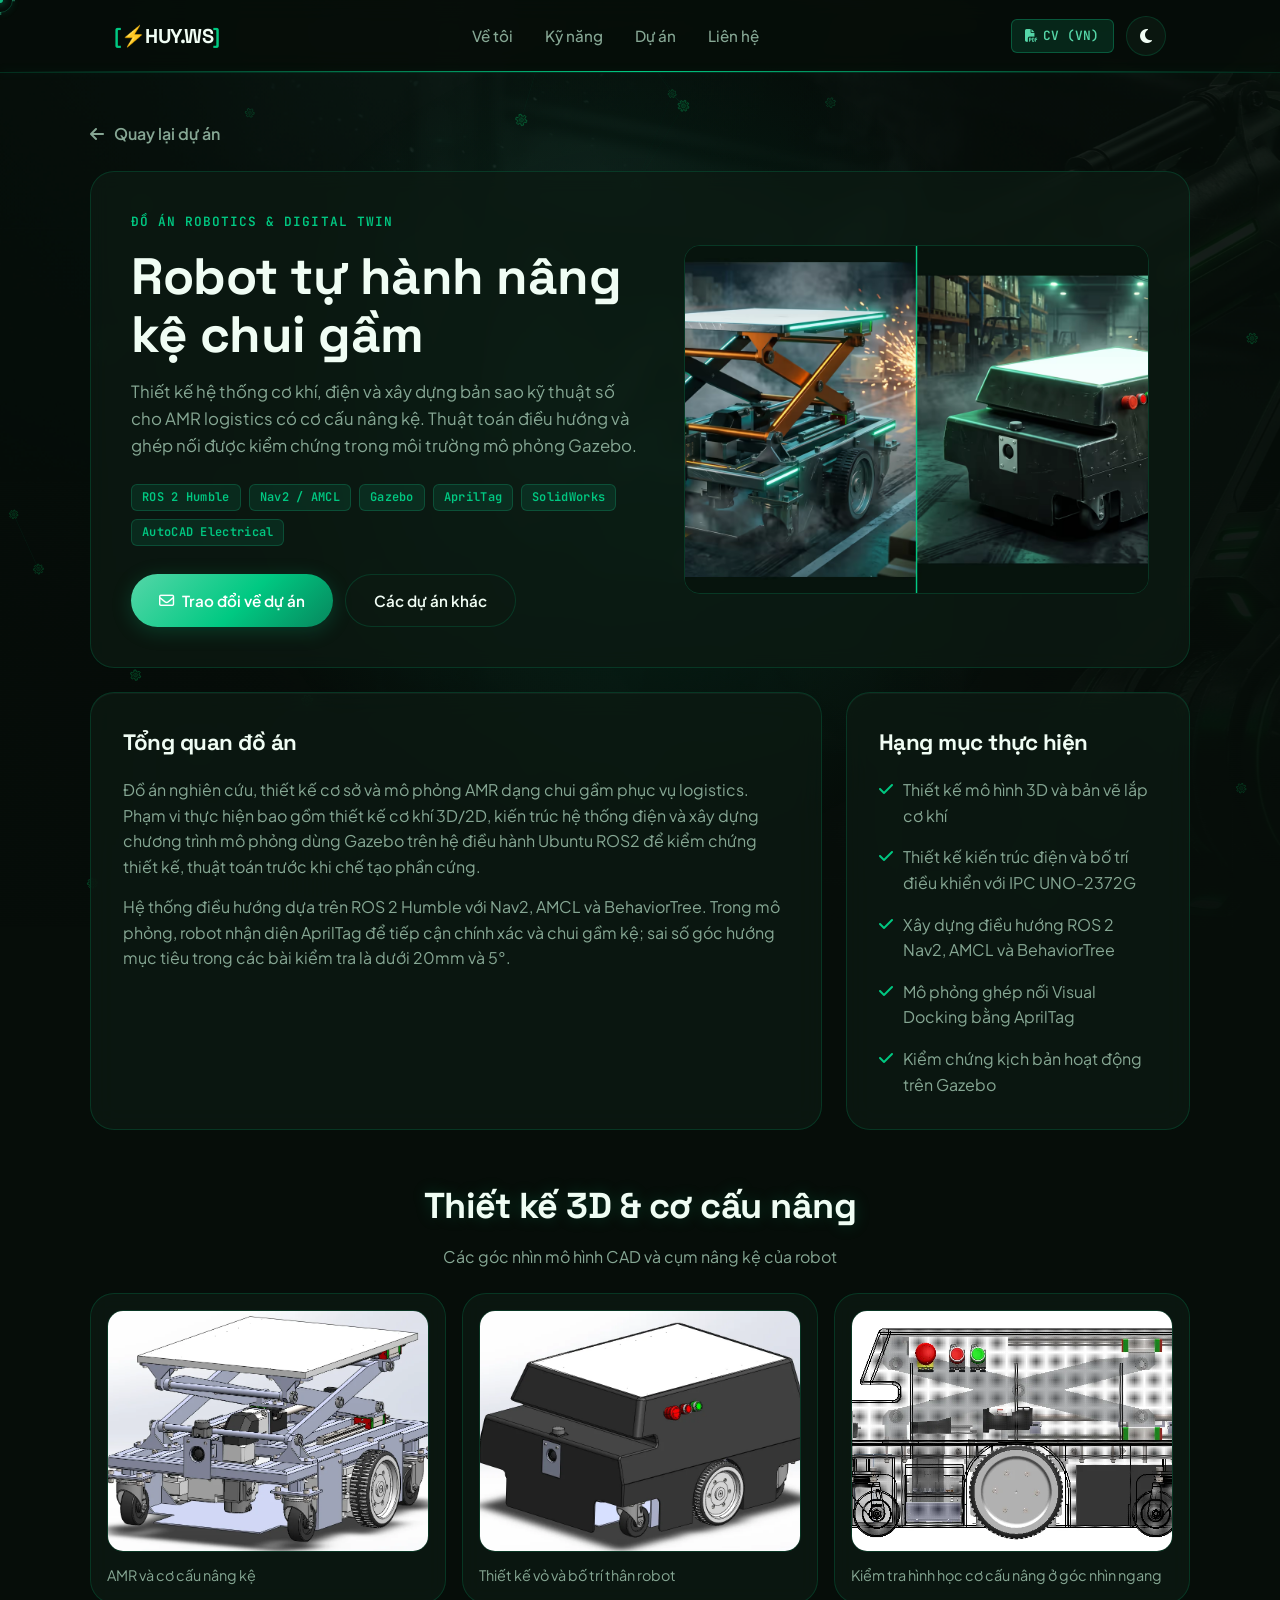
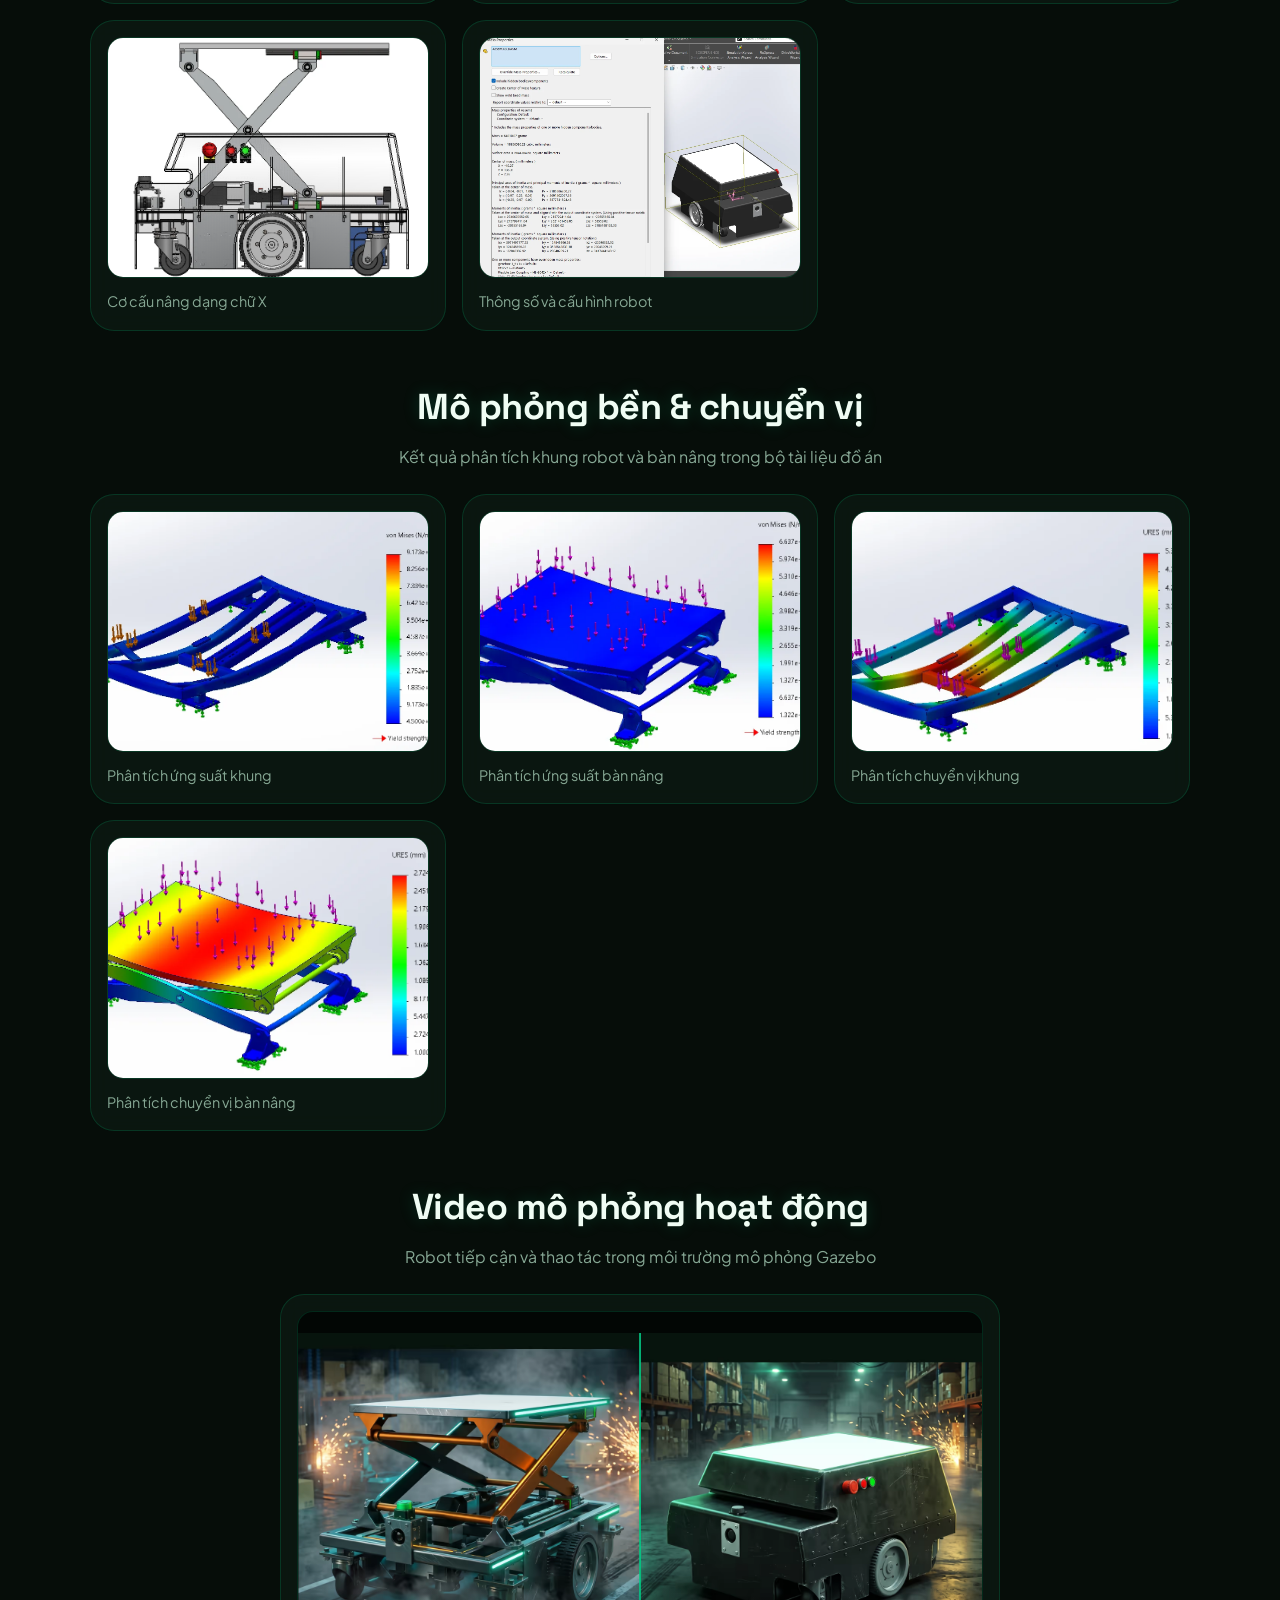
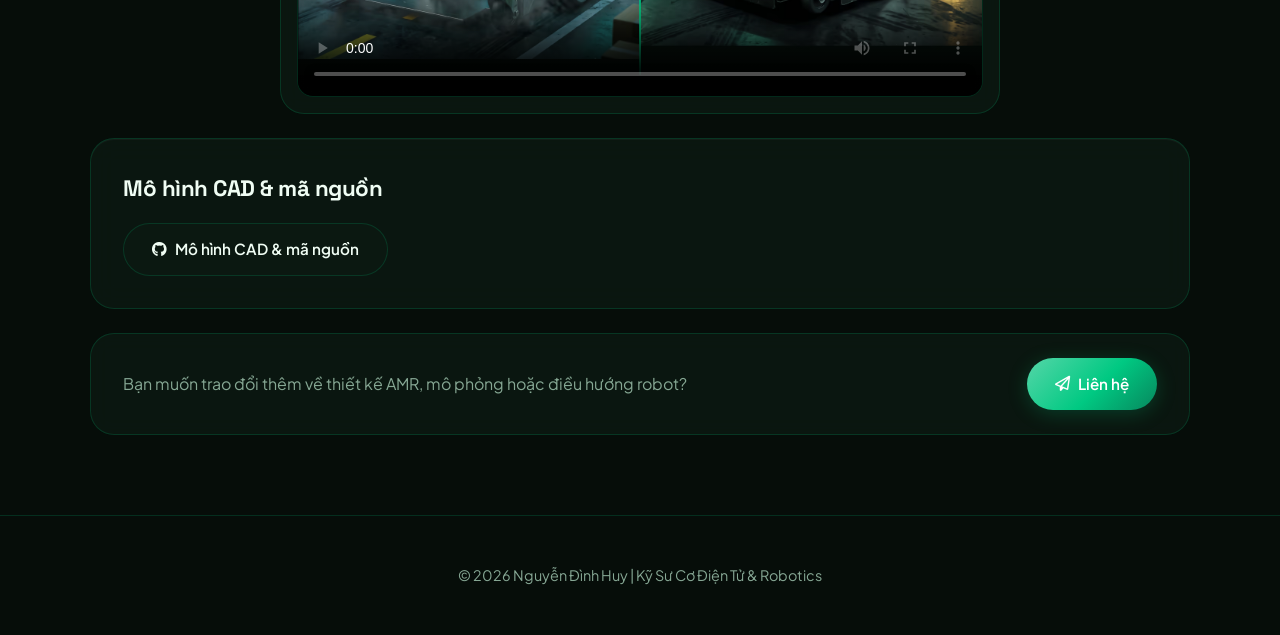
<file: project-amr.html>
<!DOCTYPE html>
<html lang="vi">

<head>
    <meta charset="UTF-8">
    <meta name="viewport" content="width=device-width, initial-scale=1.0">
    <meta name="description"
        content="Đồ án thiết kế và mô phỏng robot tự hành nâng kệ chui gầm với ROS 2 Nav2, Gazebo, AprilTag, SolidWorks và các bản vẽ cơ khí, điện.">
    <title>Robot tự hành nâng kệ chui gầm | Nguyễn Đình Huy</title>
    <link rel="preconnect" href="https://fonts.googleapis.com">
    <link rel="preconnect" href="https://fonts.gstatic.com" crossorigin>
    <link
        href="https://fonts.googleapis.com/css2?family=JetBrains+Mono:wght@400;500;600;700&family=Plus+Jakarta+Sans:wght@300;400;500;600;700&family=Space+Grotesk:wght@400;500;600;700&display=swap"
        rel="stylesheet">
    <link rel="stylesheet" href="https://cdnjs.cloudflare.com/ajax/libs/font-awesome/6.4.0/css/all.min.css">
    <link rel="stylesheet" href="style.css">
</head>

<body>
    <div class="cyber-cursor-dot" id="cursorDot"></div>
    <div class="cyber-cursor-ring" id="cursorRing">
        <span class="notch notch-t"></span>
        <span class="notch notch-b"></span>
        <span class="notch notch-l"></span>
        <span class="notch notch-r"></span>
    </div>
    <div class="site-bg" id="siteBg"></div>
    <div class="bg-spotlight" id="bgSpotlight"></div>
    <canvas id="techCanvas" class="tech-canvas"></canvas>

    <header class="navbar">
        <div class="nav-container">
            <a href="index.html" class="logo"><span class="logo-accent">[⚡</span>HUY.WS<span
                    class="logo-accent">]</span></a>
            <nav class="nav-links" id="navLinks">
                <a href="index.html#about" class="nav-item">Về tôi</a>
                <a href="index.html#skills" class="nav-item">Kỹ năng</a>
                <a href="index.html#projects" class="nav-item">Dự án</a>
                <a href="index.html#contact" class="nav-item">Liên hệ</a>
            </nav>
            <div class="nav-actions">
                <div class="cv-nav-links">
                    <a href="Personal%20Information/CV_Vietnamese_version.pdf" target="_blank" rel="noopener"
                        class="nav-cv-btn"><i class="fa-solid fa-file-pdf"></i> CV (VN)</a>
                </div>
                <button id="themeToggle" class="icon-btn" type="button" title="Chuyển chế độ sáng/tối"
                    aria-label="Chuyển chế độ sáng/tối"><i class="fa-solid fa-moon"></i></button>
                <button id="mobileMenuBtn" class="mobile-toggle icon-btn" type="button" aria-label="Menu">
                    <i class="fa-solid fa-bars"></i>
                </button>
            </div>
        </div>
    </header>

    <main class="project-detail-section">
        <div class="project-detail-container">
            <div class="project-breadcrumb">
                <a class="project-back-link" href="index.html#projects">
                    <i class="fa-solid fa-arrow-left"></i> Quay lại dự án
                </a>
            </div>

            <section class="project-detail-hero" aria-labelledby="projectTitle">
                <div class="project-detail-copy">
                    <p class="project-detail-eyebrow">Đồ án Robotics &amp; Digital Twin</p>
                    <h1 class="project-detail-title" id="projectTitle">Robot tự hành nâng kệ chui gầm</h1>
                    <p class="project-detail-summary">
                        Thiết kế hệ thống cơ khí, điện và xây dựng bản sao kỹ thuật số cho AMR logistics có cơ cấu
                        nâng kệ. Thuật toán điều hướng và ghép nối được kiểm chứng trong môi trường mô phỏng Gazebo.
                    </p>
                    <div class="project-detail-tags" aria-label="Công nghệ sử dụng">
                        <span class="tag">ROS 2 Humble</span>
                        <span class="tag">Nav2 / AMCL</span>
                        <span class="tag">Gazebo</span>
                        <span class="tag">AprilTag</span>
                        <span class="tag">SolidWorks</span>
                        <span class="tag">AutoCAD Electrical</span>
                    </div>
                    <div class="project-detail-actions">
                        <a class="btn btn-primary"
                            href="mailto:dinhhuy76.mechatronics@gmail.com?subject=Trao%20%C4%91%E1%BB%95i%20v%E1%BB%81%20Robot%20t%E1%BB%B1%20h%C3%A0nh%20n%C3%A2ng%20k%E1%BB%87%20chui%20g%E1%BA%A7m">
                            <i class="fa-regular fa-envelope"></i> Trao đổi về dự án
                        </a>
                        <a class="btn btn-secondary" href="index.html#projects">Các dự án khác</a>
                    </div>
                </div>
                <img class="project-detail-image" src="project-assets/amr/amr-composite-poster.avif"
                    alt="Hai phương án poster robot tự hành nâng kệ chui gầm, ghép cạnh nhau">
            </section>

            <div class="project-detail-content">
                <section class="project-detail-card">
                    <h2>Tổng quan đồ án</h2>
                    <p>
                        Đồ án nghiên cứu, thiết kế cơ sở và mô phỏng AMR dạng chui gầm phục vụ logistics. Phạm vi
                        thực hiện bao gồm thiết kế cơ khí 3D/2D, kiến trúc hệ thống điện và xây dựng chương trình mô
                        phỏng dùng Gazebo trên hệ điều hành Ubuntu ROS2
                        để kiểm chứng thiết kế, thuật toán trước khi chế tạo phần cứng.
                    </p>
                    <p>
                        Hệ thống điều hướng dựa trên ROS 2 Humble với Nav2, AMCL và BehaviorTree. Trong mô phỏng,
                        robot nhận diện AprilTag để tiếp cận chính xác và chui gầm kệ; sai số góc hướng mục tiêu
                        trong các bài kiểm tra là dưới 20mm và 5°.
                    </p>
                </section>
                <aside class="project-detail-card">
                    <h2>Hạng mục thực hiện</h2>
                    <ul class="project-detail-list">
                        <li><i class="fa-solid fa-check"></i><span>Thiết kế mô hình 3D và bản vẽ lắp cơ khí</span></li>
                        <li><i class="fa-solid fa-check"></i><span>Thiết kế kiến trúc điện và bố trí điều khiển với IPC
                                UNO-2372G</span></li>
                        <li><i class="fa-solid fa-check"></i><span>Xây dựng điều hướng ROS 2 Nav2, AMCL và
                                BehaviorTree</span></li>
                        <li><i class="fa-solid fa-check"></i><span>Mô phỏng ghép nối Visual Docking bằng AprilTag</span>
                        </li>
                        <li><i class="fa-solid fa-check"></i><span>Kiểm chứng kịch bản hoạt động trên Gazebo</span></li>
                    </ul>
                </aside>
            </div>

            <section class="project-media-section" aria-labelledby="amrModelTitle">
                <div class="section-header">
                    <h2 class="section-title neon-text" id="amrModelTitle">Thiết kế 3D &amp; cơ cấu nâng</h2>
                    <p class="section-desc">Các góc nhìn mô hình CAD và cụm nâng kệ của robot</p>
                </div>
                <div class="project-media-grid">
                    <figure class="project-media-card cyber-glass">
                        <img src="project-assets/amr/amr-3d-raised-platform.webp"
                            alt="Mô hình 3D AMR với cơ cấu nâng kệ ở trạng thái nâng">
                        <figcaption>AMR và cơ cấu nâng kệ</figcaption>
                    </figure>
                    <figure class="project-media-card cyber-glass">
                        <img src="project-assets/amr/amr-3d-enclosed-body.webp"
                            alt="Mô hình 3D thiết kế vỏ robot tự hành chui gầm">
                        <figcaption>Thiết kế vỏ và bố trí thân robot</figcaption>
                    </figure>
                    <figure class="project-media-card cyber-glass">
                        <img src="project-assets/amr/amr-side-view.webp"
                            alt="Bản vẽ mô hình 3D robot nhìn ngang với cơ cấu nâng">
                        <figcaption>Kiểm tra hình học cơ cấu nâng ở góc nhìn ngang</figcaption>
                    </figure>
                    <figure class="project-media-card cyber-glass">
                        <img src="project-assets/amr/amr-lift-mechanism.webp"
                            alt="Mô hình chi tiết cơ cấu nâng dạng chữ X dưới mặt bàn">
                        <figcaption>Cơ cấu nâng dạng chữ X</figcaption>
                    </figure>
                    <figure class="project-media-card cyber-glass">
                        <img src="project-assets/amr/amr-robot-specifications.webp"
                            alt="Hình thông số và cấu hình robot tự hành">
                        <figcaption>Thông số và cấu hình robot</figcaption>
                    </figure>
                </div>
            </section>

            <section class="project-media-section" aria-labelledby="amrAnalysisTitle">
                <div class="section-header">
                    <h2 class="section-title neon-text" id="amrAnalysisTitle">Mô phỏng bền &amp; chuyển vị</h2>
                    <p class="section-desc">Kết quả phân tích khung robot và bàn nâng trong bộ tài liệu đồ án</p>
                </div>
                <div class="project-media-grid">
                    <figure class="project-media-card cyber-glass">
                        <img src="project-assets/amr/amr-frame-stress.webp"
                            alt="Kết quả mô phỏng ứng suất von Mises của khung robot">
                        <figcaption>Phân tích ứng suất khung</figcaption>
                    </figure>
                    <figure class="project-media-card cyber-glass">
                        <img src="project-assets/amr/amr-lift-stress.webp"
                            alt="Kết quả mô phỏng ứng suất von Mises trên bàn nâng">
                        <figcaption>Phân tích ứng suất bàn nâng</figcaption>
                    </figure>
                    <figure class="project-media-card cyber-glass">
                        <img src="project-assets/amr/amr-frame-displacement.webp"
                            alt="Kết quả mô phỏng chuyển vị trên khung robot">
                        <figcaption>Phân tích chuyển vị khung</figcaption>
                    </figure>
                    <figure class="project-media-card cyber-glass">
                        <img src="project-assets/amr/amr-lift-displacement.webp"
                            alt="Kết quả mô phỏng chuyển vị trên cơ cấu nâng">
                        <figcaption>Phân tích chuyển vị bàn nâng</figcaption>
                    </figure>
                </div>
            </section>

            <section class="project-media-section" aria-labelledby="amrSimulationTitle">
                <div class="section-header">
                    <h2 class="section-title neon-text" id="amrSimulationTitle">Video mô phỏng hoạt động</h2>
                    <p class="section-desc">Robot tiếp cận và thao tác trong môi trường mô phỏng Gazebo</p>
                </div>
                <div class="project-media-card cyber-glass project-video-card">
                    <video controls preload="metadata" playsinline poster="project-assets/amr/amr-composite-poster.avif"
                        aria-label="Video mô phỏng robot tự hành nâng kệ chui gầm">
                        <source src="project-assets/amr/amr-under-rack-simulation.mp4" type="video/mp4">
                        Trình duyệt của bạn không hỗ trợ phát video.
                    </video>
                </div>
            </section>

            <section class="project-detail-card project-files-section">
                <h2>Mô hình CAD &amp; mã nguồn</h2>
                <a class="btn btn-secondary" href="https://github.com/" target="_blank" rel="noopener noreferrer">
                    <i class="fa-brands fa-github"></i> Mô hình CAD &amp; mã nguồn
                </a>
            </section>

            <section class="project-detail-footer">
                <p>Bạn muốn trao đổi thêm về thiết kế AMR, mô phỏng hoặc điều hướng robot?</p>
                <a class="btn btn-primary" href="mailto:dinhhuy76.mechatronics@gmail.com">
                    <i class="fa-regular fa-paper-plane"></i> Liên hệ
                </a>
            </section>
        </div>
    </main>

    <footer class="footer">
        <p>© <span id="year"></span> Nguyễn Đình Huy | Kỹ Sư Cơ Điện Tử & Robotics</p>
    </footer>
    <div id="toast" class="toast"></div>
    <script src="script.js"></script>
</body>

</html>
</file>
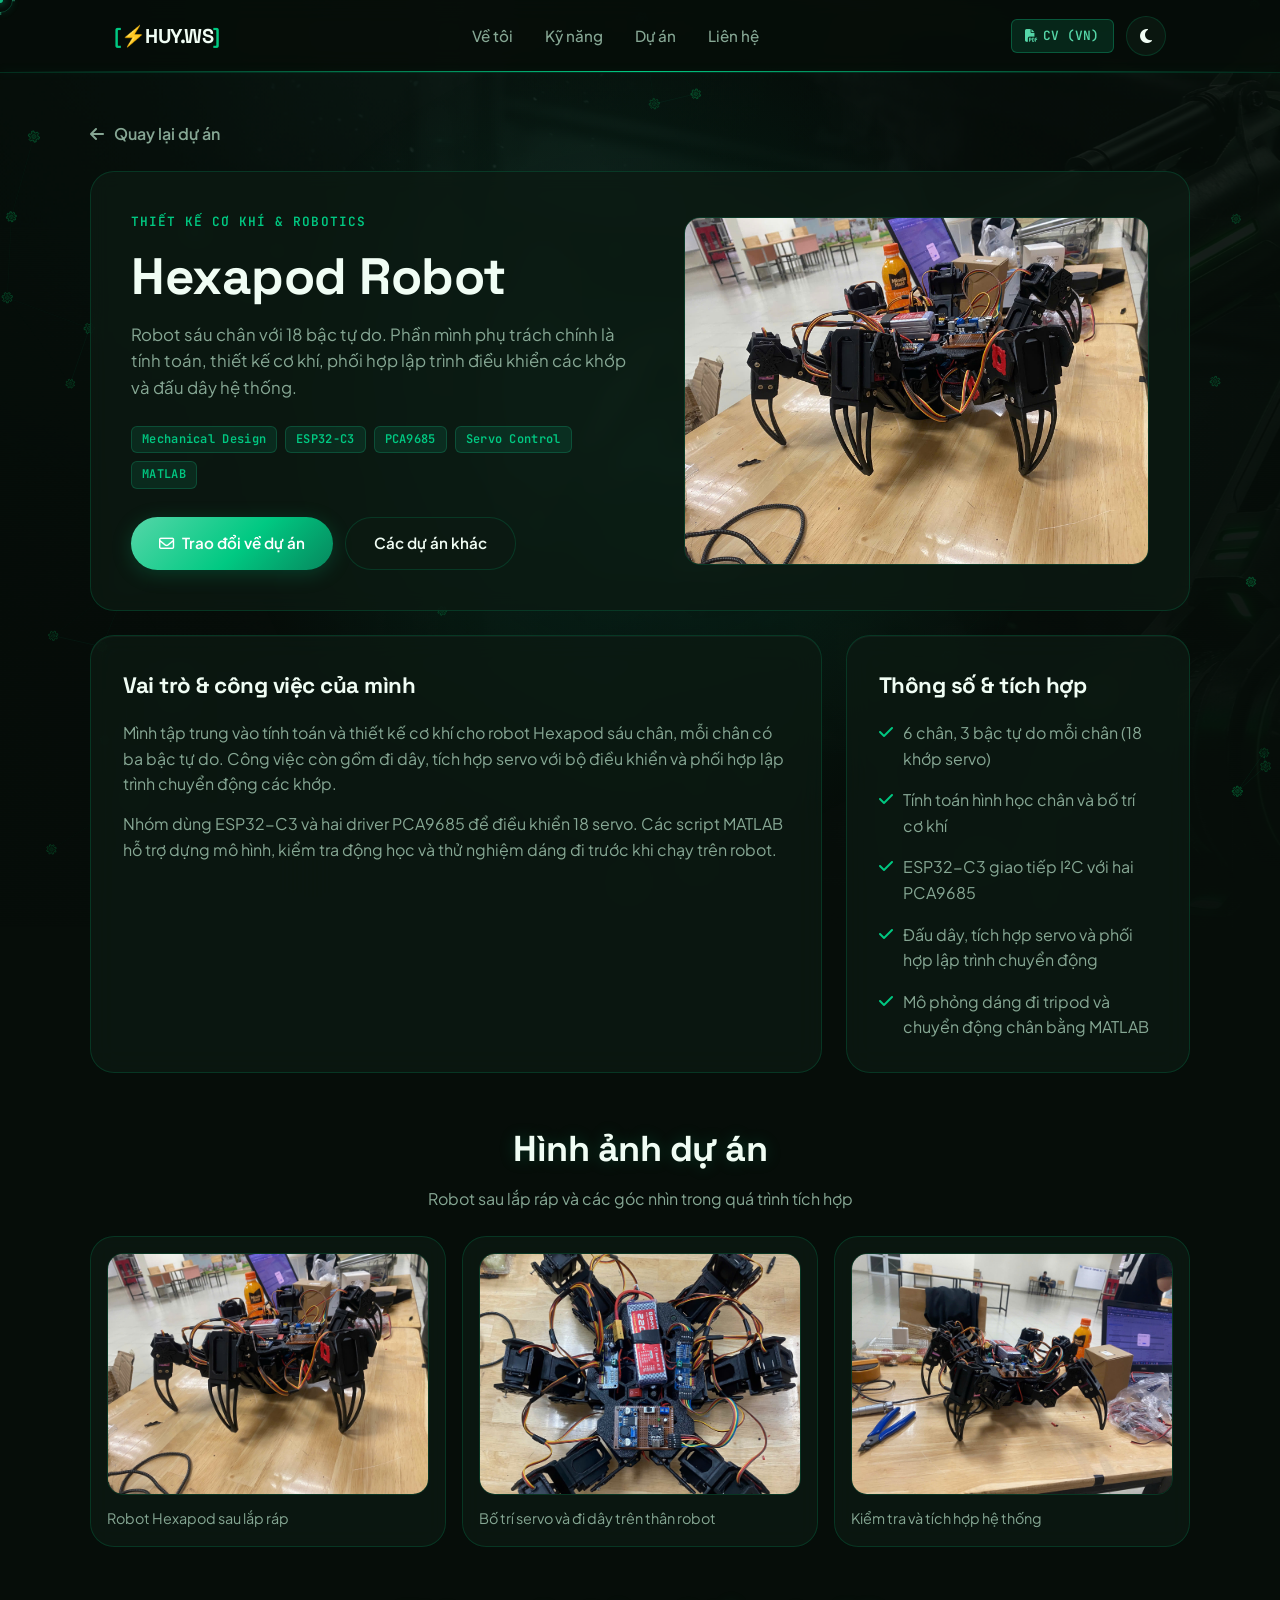
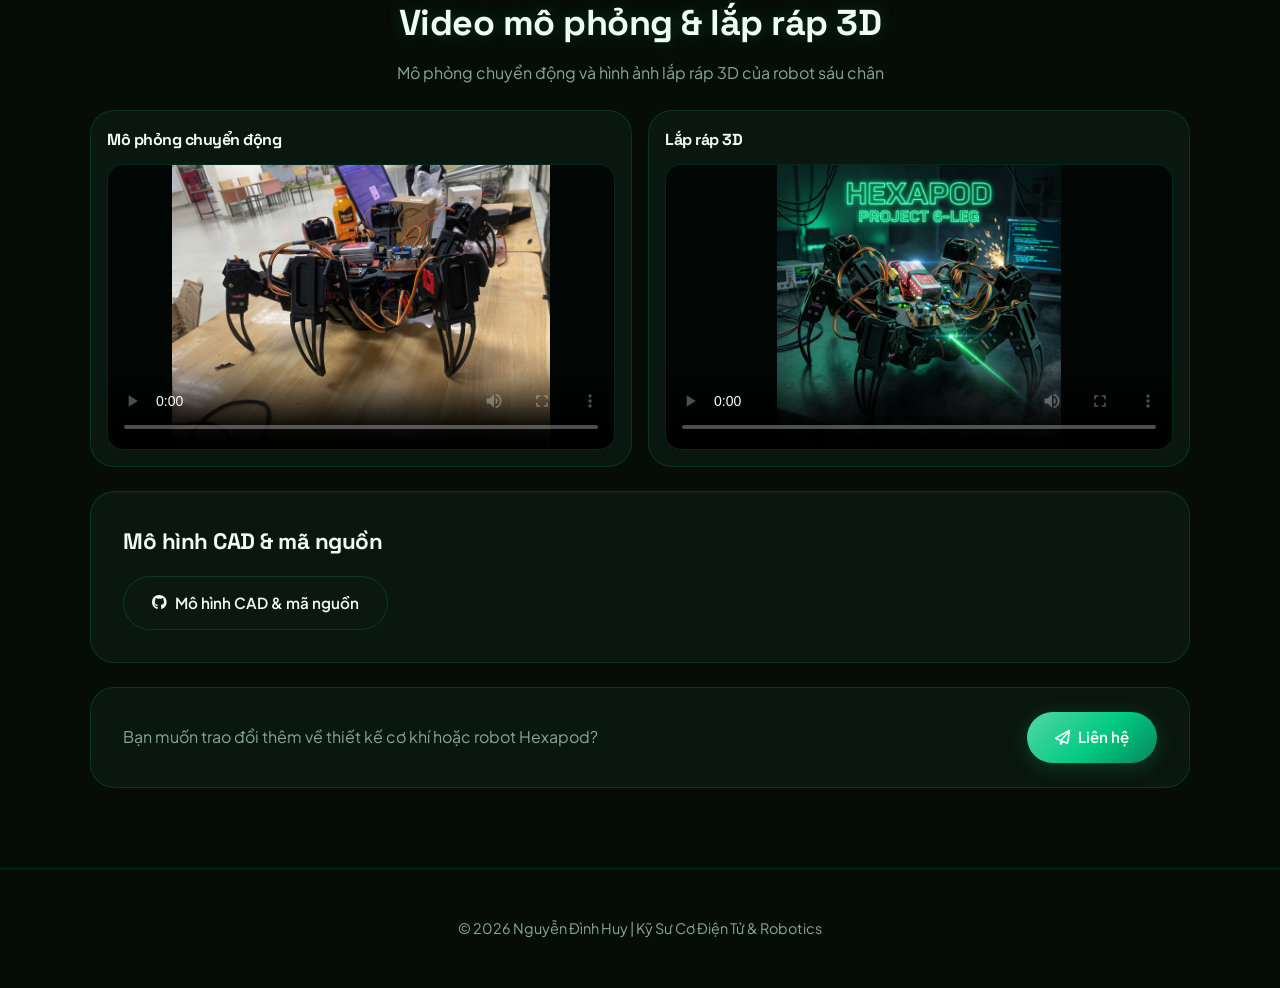
<file: project-hexapod.html>
<!DOCTYPE html>
<html lang="vi">

<head>
    <meta charset="UTF-8">
    <meta name="viewport" content="width=device-width, initial-scale=1.0">
    <meta name="description"
        content="Hexapod Robot sáu chân: tính toán, thiết kế cơ khí, đấu dây và phối hợp lập trình điều khiển khớp.">
    <title>Hexapod Robot | Nguyễn Đình Huy</title>
    <link rel="preconnect" href="https://fonts.googleapis.com">
    <link rel="preconnect" href="https://fonts.gstatic.com" crossorigin>
    <link
        href="https://fonts.googleapis.com/css2?family=JetBrains+Mono:wght@400;500;600;700&family=Plus+Jakarta+Sans:wght@300;400;500;600;700&family=Space+Grotesk:wght@400;500;600;700&display=swap"
        rel="stylesheet">
    <link rel="stylesheet" href="https://cdnjs.cloudflare.com/ajax/libs/font-awesome/6.4.0/css/all.min.css">
    <link rel="stylesheet" href="style.css">
</head>

<body>
    <div class="cyber-cursor-dot" id="cursorDot"></div>
    <div class="cyber-cursor-ring" id="cursorRing">
        <span class="notch notch-t"></span>
        <span class="notch notch-b"></span>
        <span class="notch notch-l"></span>
        <span class="notch notch-r"></span>
    </div>
    <div class="site-bg" id="siteBg"></div>
    <div class="bg-spotlight" id="bgSpotlight"></div>
    <canvas id="techCanvas" class="tech-canvas"></canvas>

    <header class="navbar">
        <div class="nav-container">
            <a href="index.html" class="logo"><span class="logo-accent">[⚡</span>HUY.WS<span
                    class="logo-accent">]</span></a>
            <nav class="nav-links" id="navLinks">
                <a href="index.html#about" class="nav-item">Về tôi</a>
                <a href="index.html#skills" class="nav-item">Kỹ năng</a>
                <a href="index.html#projects" class="nav-item">Dự án</a>
                <a href="index.html#contact" class="nav-item">Liên hệ</a>
            </nav>
            <div class="nav-actions">
                <div class="cv-nav-links">
                    <a href="Personal%20Information/CV_Vietnamese_version.pdf" target="_blank" rel="noopener"
                        class="nav-cv-btn"><i class="fa-solid fa-file-pdf"></i> CV (VN)</a>
                </div>
                <button id="themeToggle" class="icon-btn" type="button" title="Chuyển chế độ sáng/tối"
                    aria-label="Chuyển chế độ sáng/tối"><i class="fa-solid fa-moon"></i></button>
                <button id="mobileMenuBtn" class="mobile-toggle icon-btn" type="button" aria-label="Menu">
                    <i class="fa-solid fa-bars"></i>
                </button>
            </div>
        </div>
    </header>

    <main class="project-detail-section">
        <div class="project-detail-container">
            <div class="project-breadcrumb">
                <a class="project-back-link" href="index.html#projects">
                    <i class="fa-solid fa-arrow-left"></i> Quay lại dự án
                </a>
            </div>

            <section class="project-detail-hero" aria-labelledby="projectTitle">
                <div class="project-detail-copy">
                    <p class="project-detail-eyebrow">Thiết kế cơ khí &amp; Robotics</p>
                    <h1 class="project-detail-title" id="projectTitle">Hexapod Robot</h1>
                    <p class="project-detail-summary">
                        Robot sáu chân với 18 bậc tự do. Phần mình phụ trách chính là tính toán, thiết kế cơ khí,
                        phối hợp lập trình điều khiển các khớp và đấu dây hệ thống.
                    </p>
                    <div class="project-detail-tags" aria-label="Công nghệ sử dụng">
                        <span class="tag">Mechanical Design</span>
                        <span class="tag">ESP32-C3</span>
                        <span class="tag">PCA9685</span>
                        <span class="tag">Servo Control</span>
                        <span class="tag">MATLAB</span>
                    </div>
                    <div class="project-detail-actions">
                        <a class="btn btn-primary"
                            href="mailto:dinhhuy76.mechatronics@gmail.com?subject=Trao%20%C4%91%E1%BB%95i%20v%E1%BB%81%20d%E1%BB%B1%20%C3%A1n%20Hexapod">
                            <i class="fa-regular fa-envelope"></i> Trao đổi về dự án
                        </a>
                        <a class="btn btn-secondary" href="index.html#projects">Các dự án khác</a>
                    </div>
                </div>
                <img class="project-detail-image"
                    src="project-assets/hexapod/hexapod-assembly.jpg"
                    alt="Robot Hexapod sáu chân sau khi lắp ráp">
            </section>

            <div class="project-detail-content">
                <section class="project-detail-card">
                    <h2>Vai trò &amp; công việc của mình</h2>
                    <p>
                        Mình tập trung vào tính toán và thiết kế cơ khí cho robot Hexapod sáu chân, mỗi chân có ba
                        bậc tự do. Công việc còn gồm đi dây, tích hợp servo với bộ điều khiển và phối hợp lập trình
                        chuyển động các khớp.
                    </p>
                    <p>
                        Nhóm dùng ESP32-C3 và hai driver PCA9685 để điều khiển 18 servo. Các script MATLAB hỗ trợ
                        dựng mô hình, kiểm tra động học và thử nghiệm dáng đi trước khi chạy trên robot.
                    </p>
                </section>
                <aside class="project-detail-card">
                    <h2>Thông số &amp; tích hợp</h2>
                    <ul class="project-detail-list">
                        <li><i class="fa-solid fa-check"></i><span>6 chân, 3 bậc tự do mỗi chân (18 khớp servo)</span></li>
                        <li><i class="fa-solid fa-check"></i><span>Tính toán hình học chân và bố trí cơ khí</span></li>
                        <li><i class="fa-solid fa-check"></i><span>ESP32-C3 giao tiếp I²C với hai PCA9685</span></li>
                        <li><i class="fa-solid fa-check"></i><span>Đấu dây, tích hợp servo và phối hợp lập trình chuyển động</span></li>
                        <li><i class="fa-solid fa-check"></i><span>Mô phỏng dáng đi tripod và chuyển động chân bằng MATLAB</span></li>
                    </ul>
                </aside>
            </div>

            <section class="project-media-section" aria-labelledby="hexapodGalleryTitle">
                <div class="section-header">
                    <h2 class="section-title neon-text" id="hexapodGalleryTitle">Hình ảnh dự án</h2>
                    <p class="section-desc">Robot sau lắp ráp và các góc nhìn trong quá trình tích hợp</p>
                </div>
                <div class="project-media-grid">
                    <figure class="project-media-card cyber-glass">
                        <img src="project-assets/hexapod/hexapod-assembly.jpg"
                            alt="Hexapod đã lắp ráp, góc nhìn phía trước" loading="lazy">
                        <figcaption>Robot Hexapod sau lắp ráp</figcaption>
                    </figure>
                    <figure class="project-media-card cyber-glass">
                        <img src="project-assets/hexapod/hexapod-wiring.jpg"
                            alt="Góc nhìn từ trên xuống các servo và dây nối trên Hexapod" loading="lazy">
                        <figcaption>Bố trí servo và đi dây trên thân robot</figcaption>
                    </figure>
                    <figure class="project-media-card cyber-glass">
                        <img src="project-assets/hexapod/hexapod-test.jpg"
                            alt="Hexapod trong quá trình kiểm tra và tích hợp" loading="lazy">
                        <figcaption>Kiểm tra và tích hợp hệ thống</figcaption>
                    </figure>
                </div>
            </section>

            <section class="project-media-section" aria-labelledby="hexapodVideoTitle">
                <div class="section-header">
                    <h2 class="section-title neon-text" id="hexapodVideoTitle">Video mô phỏng &amp; lắp ráp 3D</h2>
                    <p class="section-desc">Mô phỏng chuyển động và hình ảnh lắp ráp 3D của robot sáu chân</p>
                </div>
                <div class="project-media-grid">
                    <article class="project-media-card cyber-glass">
                        <h3>Mô phỏng chuyển động</h3>
                        <video controls preload="metadata" playsinline
                            poster="project-assets/hexapod/hexapod-assembly.jpg"
                            aria-label="Video mô phỏng chuyển động robot Hexapod sáu chân">
                            <source src="project-assets/hexapod/hexapod-simulation.mp4" type="video/mp4">
                            Trình duyệt của bạn không hỗ trợ phát video.
                        </video>
                    </article>
                    <article class="project-media-card cyber-glass">
                        <h3>Lắp ráp 3D</h3>
                        <video controls preload="metadata" playsinline
                            poster="project-assets/hexapod/hexapod-poster.jpg"
                            aria-label="Video lắp ráp 3D robot Hexapod">
                            <source src="project-assets/hexapod/3D%20Assembly.mp4" type="video/mp4">
                            Trình duyệt của bạn không hỗ trợ phát video.
                        </video>
                    </article>
                </div>
            </section>

            <section class="project-detail-card project-files-section">
                <h2>Mô hình CAD &amp; mã nguồn</h2>
                <a class="btn btn-secondary" href="https://github.com/" target="_blank" rel="noopener noreferrer">
                    <i class="fa-brands fa-github"></i> Mô hình CAD &amp; mã nguồn
                </a>
            </section>

            <section class="project-detail-footer">
                <p>Bạn muốn trao đổi thêm về thiết kế cơ khí hoặc robot Hexapod?</p>
                <a class="btn btn-primary" href="mailto:dinhhuy76.mechatronics@gmail.com">
                    <i class="fa-regular fa-paper-plane"></i> Liên hệ
                </a>
            </section>
        </div>
    </main>

    <footer class="footer">
        <p>© <span id="year"></span> Nguyễn Đình Huy | Kỹ Sư Cơ Điện Tử & Robotics</p>
    </footer>
    <div id="toast" class="toast"></div>
    <script src="script.js"></script>
</body>

</html>
</file>
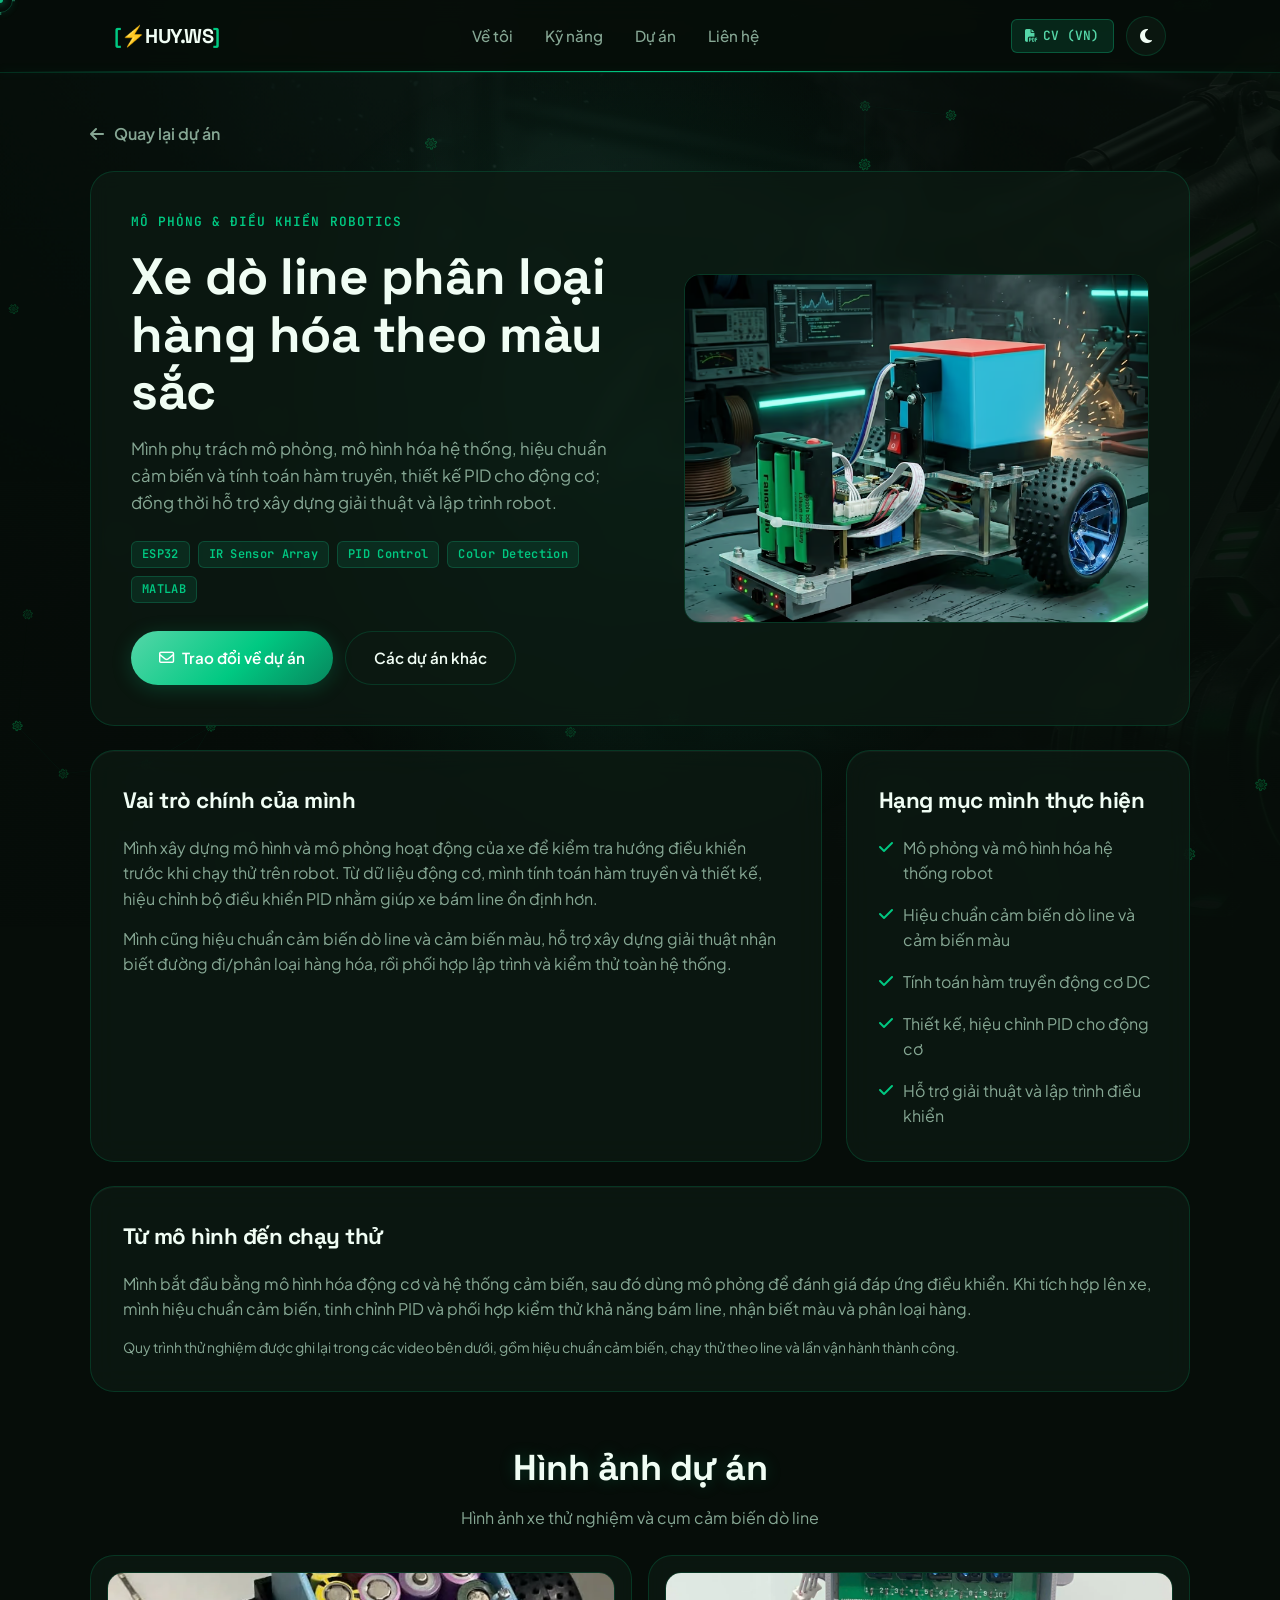
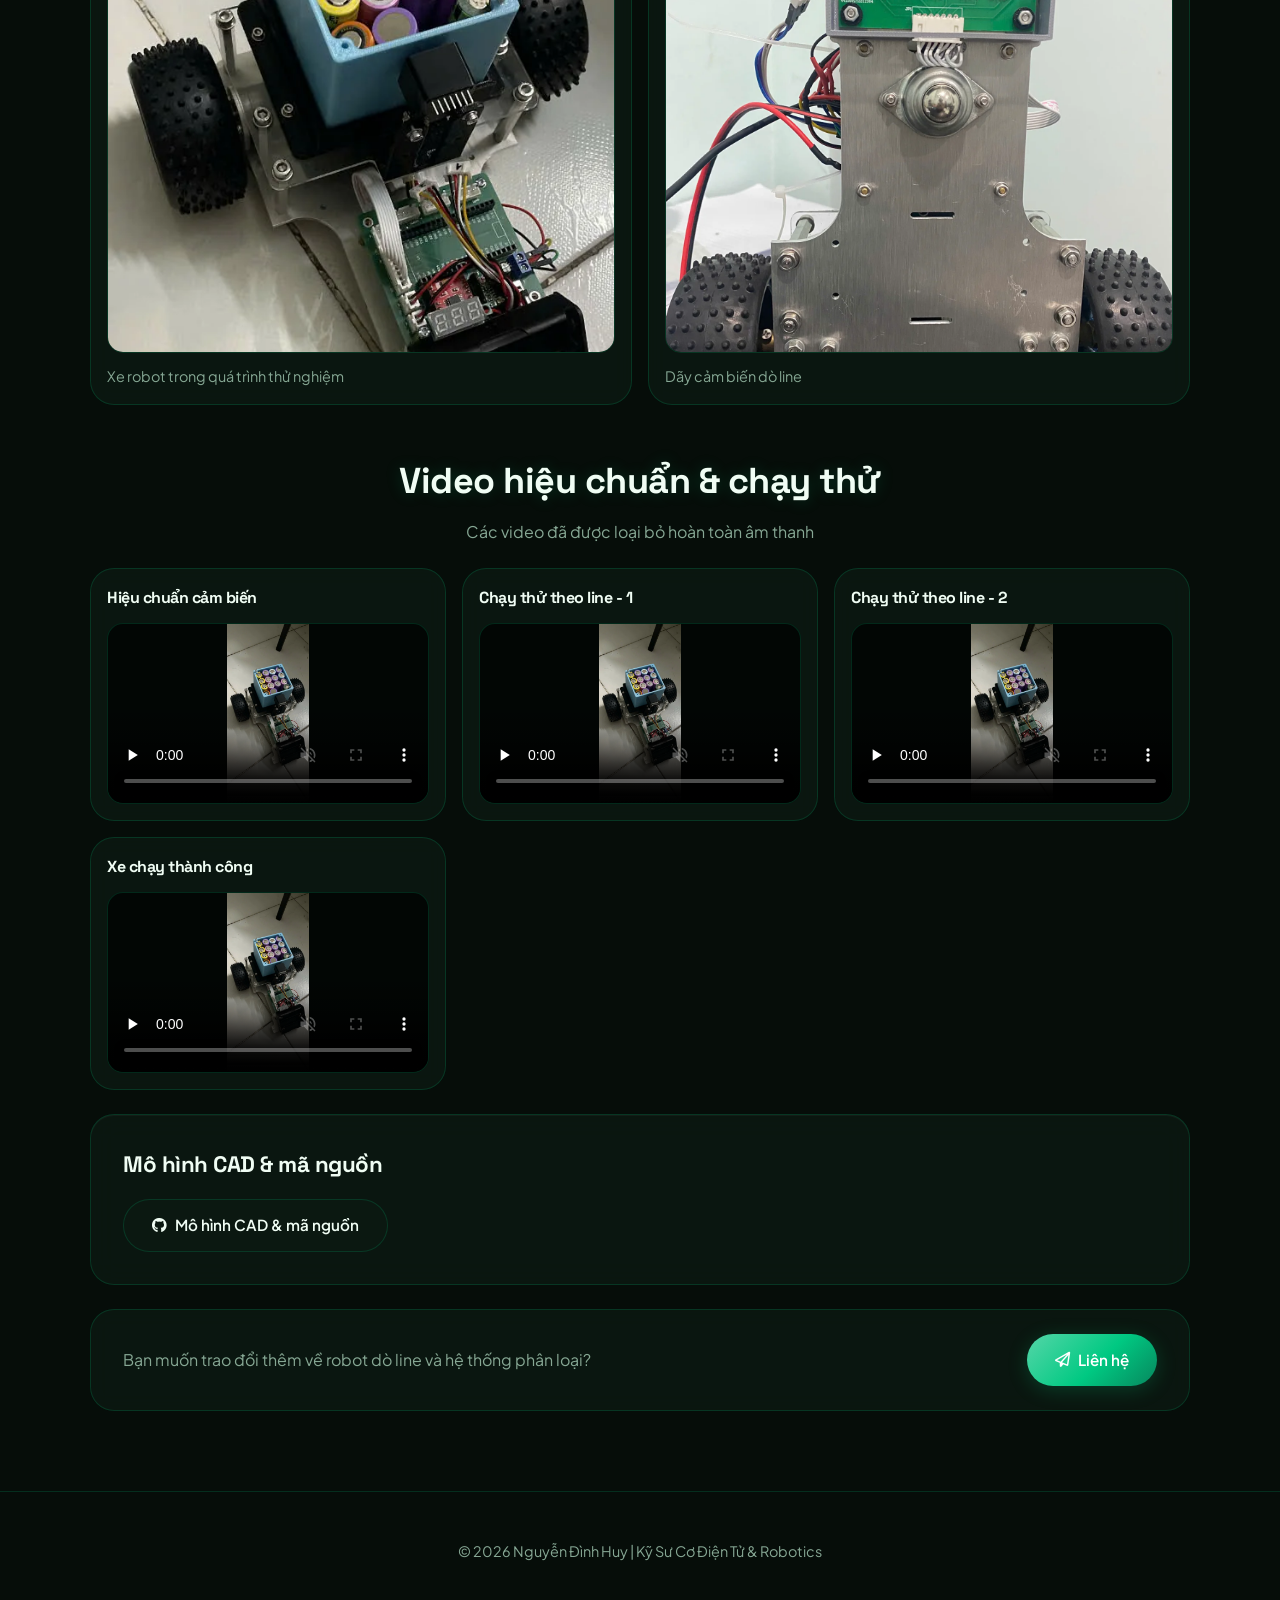
<file: project-line-follower.html>
<!DOCTYPE html>
<html lang="vi">

<head>
    <meta charset="UTF-8">
    <meta name="viewport" content="width=device-width, initial-scale=1.0">
    <meta name="description"
        content="Dự án xe dò line phân loại hàng hóa theo màu sắc: mô phỏng, mô hình hóa, hiệu chuẩn cảm biến, tính hàm truyền và thiết kế PID động cơ.">
    <title>Xe dò line phân loại hàng hóa theo màu sắc | Nguyễn Đình Huy</title>
    <link rel="preconnect" href="https://fonts.googleapis.com">
    <link rel="preconnect" href="https://fonts.gstatic.com" crossorigin>
    <link
        href="https://fonts.googleapis.com/css2?family=JetBrains+Mono:wght@400;500;600;700&family=Plus+Jakarta+Sans:wght@300;400;500;600;700&family=Space+Grotesk:wght@400;500;600;700&display=swap"
        rel="stylesheet">
    <link rel="stylesheet" href="https://cdnjs.cloudflare.com/ajax/libs/font-awesome/6.4.0/css/all.min.css">
    <link rel="stylesheet" href="style.css">
</head>

<body>
    <div class="cyber-cursor-dot" id="cursorDot"></div>
    <div class="cyber-cursor-ring" id="cursorRing">
        <span class="notch notch-t"></span>
        <span class="notch notch-b"></span>
        <span class="notch notch-l"></span>
        <span class="notch notch-r"></span>
    </div>
    <div class="site-bg" id="siteBg"></div>
    <div class="bg-spotlight" id="bgSpotlight"></div>
    <canvas id="techCanvas" class="tech-canvas"></canvas>

    <header class="navbar">
        <div class="nav-container">
            <a href="index.html" class="logo"><span class="logo-accent">[⚡</span>HUY.WS<span
                    class="logo-accent">]</span></a>
            <nav class="nav-links" id="navLinks">
                <a href="index.html#about" class="nav-item">Về tôi</a>
                <a href="index.html#skills" class="nav-item">Kỹ năng</a>
                <a href="index.html#projects" class="nav-item">Dự án</a>
                <a href="index.html#contact" class="nav-item">Liên hệ</a>
            </nav>
            <div class="nav-actions">
                <div class="cv-nav-links">
                    <a href="Personal%20Information/CV_Vietnamese_version.pdf" target="_blank" rel="noopener"
                        class="nav-cv-btn"><i class="fa-solid fa-file-pdf"></i> CV (VN)</a>
                </div>
                <button id="themeToggle" class="icon-btn" type="button" title="Chuyển chế độ sáng/tối"
                    aria-label="Chuyển chế độ sáng/tối"><i class="fa-solid fa-moon"></i></button>
                <button id="mobileMenuBtn" class="mobile-toggle icon-btn" type="button" aria-label="Menu">
                    <i class="fa-solid fa-bars"></i>
                </button>
            </div>
        </div>
    </header>

    <main class="project-detail-section">
        <div class="project-detail-container">
            <div class="project-breadcrumb">
                <a class="project-back-link" href="index.html#projects">
                    <i class="fa-solid fa-arrow-left"></i> Quay lại dự án
                </a>
            </div>

            <section class="project-detail-hero" aria-labelledby="projectTitle">
                <div class="project-detail-copy">
                    <p class="project-detail-eyebrow">Mô phỏng &amp; điều khiển Robotics</p>
                    <h1 class="project-detail-title" id="projectTitle">Xe dò line phân loại hàng hóa theo màu sắc</h1>
                    <p class="project-detail-summary">
                        Mình phụ trách mô phỏng, mô hình hóa hệ thống, hiệu chuẩn cảm biến và tính toán hàm truyền,
                        thiết kế PID cho động cơ; đồng thời hỗ trợ xây dựng giải thuật và lập trình robot.
                    </p>
                    <div class="project-detail-tags" aria-label="Công nghệ sử dụng">
                        <span class="tag">ESP32</span>
                        <span class="tag">IR Sensor Array</span>
                        <span class="tag">PID Control</span>
                        <span class="tag">Color Detection</span>
                        <span class="tag">MATLAB</span>
                    </div>
                    <div class="project-detail-actions">
                        <a class="btn btn-primary"
                            href="mailto:dinhhuy76.mechatronics@gmail.com?subject=Trao%20%C4%91%E1%BB%95i%20v%E1%BB%81%20xe%20d%C3%B2%20line%20ph%C3%A2n%20lo%E1%BA%A1i%20h%C3%A0ng%20h%C3%B3a">
                            <i class="fa-regular fa-envelope"></i> Trao đổi về dự án
                        </a>
                        <a class="btn btn-secondary" href="index.html#projects">Các dự án khác</a>
                    </div>
                </div>
                <img class="project-detail-image"
                    src="project-assets/line-follower/line-follower-poster.avif"
                    alt="Poster dự án Mini AGV dò line và phân loại hàng hóa">
            </section>

            <div class="project-detail-content">
                <section class="project-detail-card">
                    <h2>Vai trò chính của mình</h2>
                    <p>
                        Mình xây dựng mô hình và mô phỏng hoạt động của xe để kiểm tra hướng điều khiển trước khi
                        chạy thử trên robot. Từ dữ liệu động cơ, mình tính toán hàm truyền và thiết kế, hiệu chỉnh
                        bộ điều khiển PID nhằm giúp xe bám line ổn định hơn.
                    </p>
                    <p>
                        Mình cũng hiệu chuẩn cảm biến dò line và cảm biến màu, hỗ trợ xây dựng giải thuật nhận biết
                        đường đi/phân loại hàng hóa, rồi phối hợp lập trình và kiểm thử toàn hệ thống.
                    </p>
                </section>
                <aside class="project-detail-card">
                    <h2>Hạng mục mình thực hiện</h2>
                    <ul class="project-detail-list">
                        <li><i class="fa-solid fa-check"></i><span>Mô phỏng và mô hình hóa hệ thống robot</span></li>
                        <li><i class="fa-solid fa-check"></i><span>Hiệu chuẩn cảm biến dò line và cảm biến màu</span></li>
                        <li><i class="fa-solid fa-check"></i><span>Tính toán hàm truyền động cơ DC</span></li>
                        <li><i class="fa-solid fa-check"></i><span>Thiết kế, hiệu chỉnh PID cho động cơ</span></li>
                        <li><i class="fa-solid fa-check"></i><span>Hỗ trợ giải thuật và lập trình điều khiển</span></li>
                    </ul>
                </aside>
            </div>

            <section class="project-detail-card project-files-section">
                <h2>Từ mô hình đến chạy thử</h2>
                <p>
                    Mình bắt đầu bằng mô hình hóa động cơ và hệ thống cảm biến, sau đó dùng mô phỏng để đánh giá
                    đáp ứng điều khiển. Khi tích hợp lên xe, mình hiệu chuẩn cảm biến, tinh chỉnh PID và phối hợp
                    kiểm thử khả năng bám line, nhận biết màu và phân loại hàng.
                </p>
                <p class="project-source-note">
                    Quy trình thử nghiệm được ghi lại trong các video bên dưới, gồm hiệu chuẩn cảm biến, chạy thử
                    theo line và lần vận hành thành công.
                </p>
            </section>

            <section class="project-media-section" aria-labelledby="lineGalleryTitle">
                <div class="section-header">
                    <h2 class="section-title neon-text" id="lineGalleryTitle">Hình ảnh dự án</h2>
                    <p class="section-desc">Hình ảnh xe thử nghiệm và cụm cảm biến dò line</p>
                </div>
                <div class="project-media-grid">
                    <figure class="project-media-card cyber-glass">
                        <img src="project-assets/line-follower/line-robot-test.webp"
                            alt="Xe dò line trong quá trình thử nghiệm">
                        <figcaption>Xe robot trong quá trình thử nghiệm</figcaption>
                    </figure>
                    <figure class="project-media-card cyber-glass">
                        <img src="project-assets/line-follower/line-sensor-module.webp"
                            alt="Dãy cảm biến hồng ngoại dùng để nhận biết vạch line">
                        <figcaption>Dãy cảm biến dò line</figcaption>
                    </figure>
                </div>
            </section>

            <section class="project-media-section" aria-labelledby="lineVideoTitle">
                <div class="section-header">
                    <h2 class="section-title neon-text" id="lineVideoTitle">Video hiệu chuẩn &amp; chạy thử</h2>
                    <p class="section-desc">Các video đã được loại bỏ hoàn toàn âm thanh</p>
                </div>
                <div class="project-media-grid">
                    <article class="project-media-card cyber-glass">
                        <h3>Hiệu chuẩn cảm biến</h3>
                        <video controls muted preload="none" playsinline
                            poster="project-assets/line-follower/line-robot-test.webp"
                            aria-label="Video hiệu chuẩn cảm biến xe dò line, không có âm thanh">
                            <source src="project-assets/line-follower/sensor-calibration-muted.mp4" type="video/mp4">
                            Trình duyệt của bạn không hỗ trợ phát video.
                        </video>
                    </article>
                    <article class="project-media-card cyber-glass">
                        <h3>Chạy thử theo line - 1</h3>
                        <video controls muted preload="none" playsinline
                            poster="project-assets/line-follower/line-robot-test.webp"
                            aria-label="Video chạy thử xe dò line lần một, không có âm thanh">
                            <source src="project-assets/line-follower/line-following-test-1-muted.mp4" type="video/mp4">
                            Trình duyệt của bạn không hỗ trợ phát video.
                        </video>
                    </article>
                    <article class="project-media-card cyber-glass">
                        <h3>Chạy thử theo line - 2</h3>
                        <video controls muted preload="none" playsinline
                            poster="project-assets/line-follower/line-robot-test.webp"
                            aria-label="Video chạy thử xe dò line lần hai, không có âm thanh">
                            <source src="project-assets/line-follower/line-following-test-2-muted.mp4" type="video/mp4">
                            Trình duyệt của bạn không hỗ trợ phát video.
                        </video>
                    </article>
                    <article class="project-media-card cyber-glass">
                        <h3>Xe chạy thành công</h3>
                        <video controls muted preload="none" playsinline
                            poster="project-assets/line-follower/line-robot-test.webp"
                            aria-label="Video xe dò line chạy thành công, không có âm thanh">
                            <source src="project-assets/line-follower/successful-run-muted.mp4" type="video/mp4">
                            Trình duyệt của bạn không hỗ trợ phát video.
                        </video>
                    </article>
                </div>
            </section>

            <section class="project-detail-card project-files-section">
                <h2>Mô hình CAD &amp; mã nguồn</h2>
                <a class="btn btn-secondary" href="https://github.com/" target="_blank" rel="noopener noreferrer">
                    <i class="fa-brands fa-github"></i> Mô hình CAD &amp; mã nguồn
                </a>
            </section>

            <section class="project-detail-footer">
                <p>Bạn muốn trao đổi thêm về robot dò line và hệ thống phân loại?</p>
                <a class="btn btn-primary" href="mailto:dinhhuy76.mechatronics@gmail.com">
                    <i class="fa-regular fa-paper-plane"></i> Liên hệ
                </a>
            </section>
        </div>
    </main>

    <footer class="footer">
        <p>© <span id="year"></span> Nguyễn Đình Huy | Kỹ Sư Cơ Điện Tử &amp; Robotics</p>
    </footer>
    <div id="toast" class="toast"></div>
    <script src="script.js"></script>
</body>

</html>
</file>
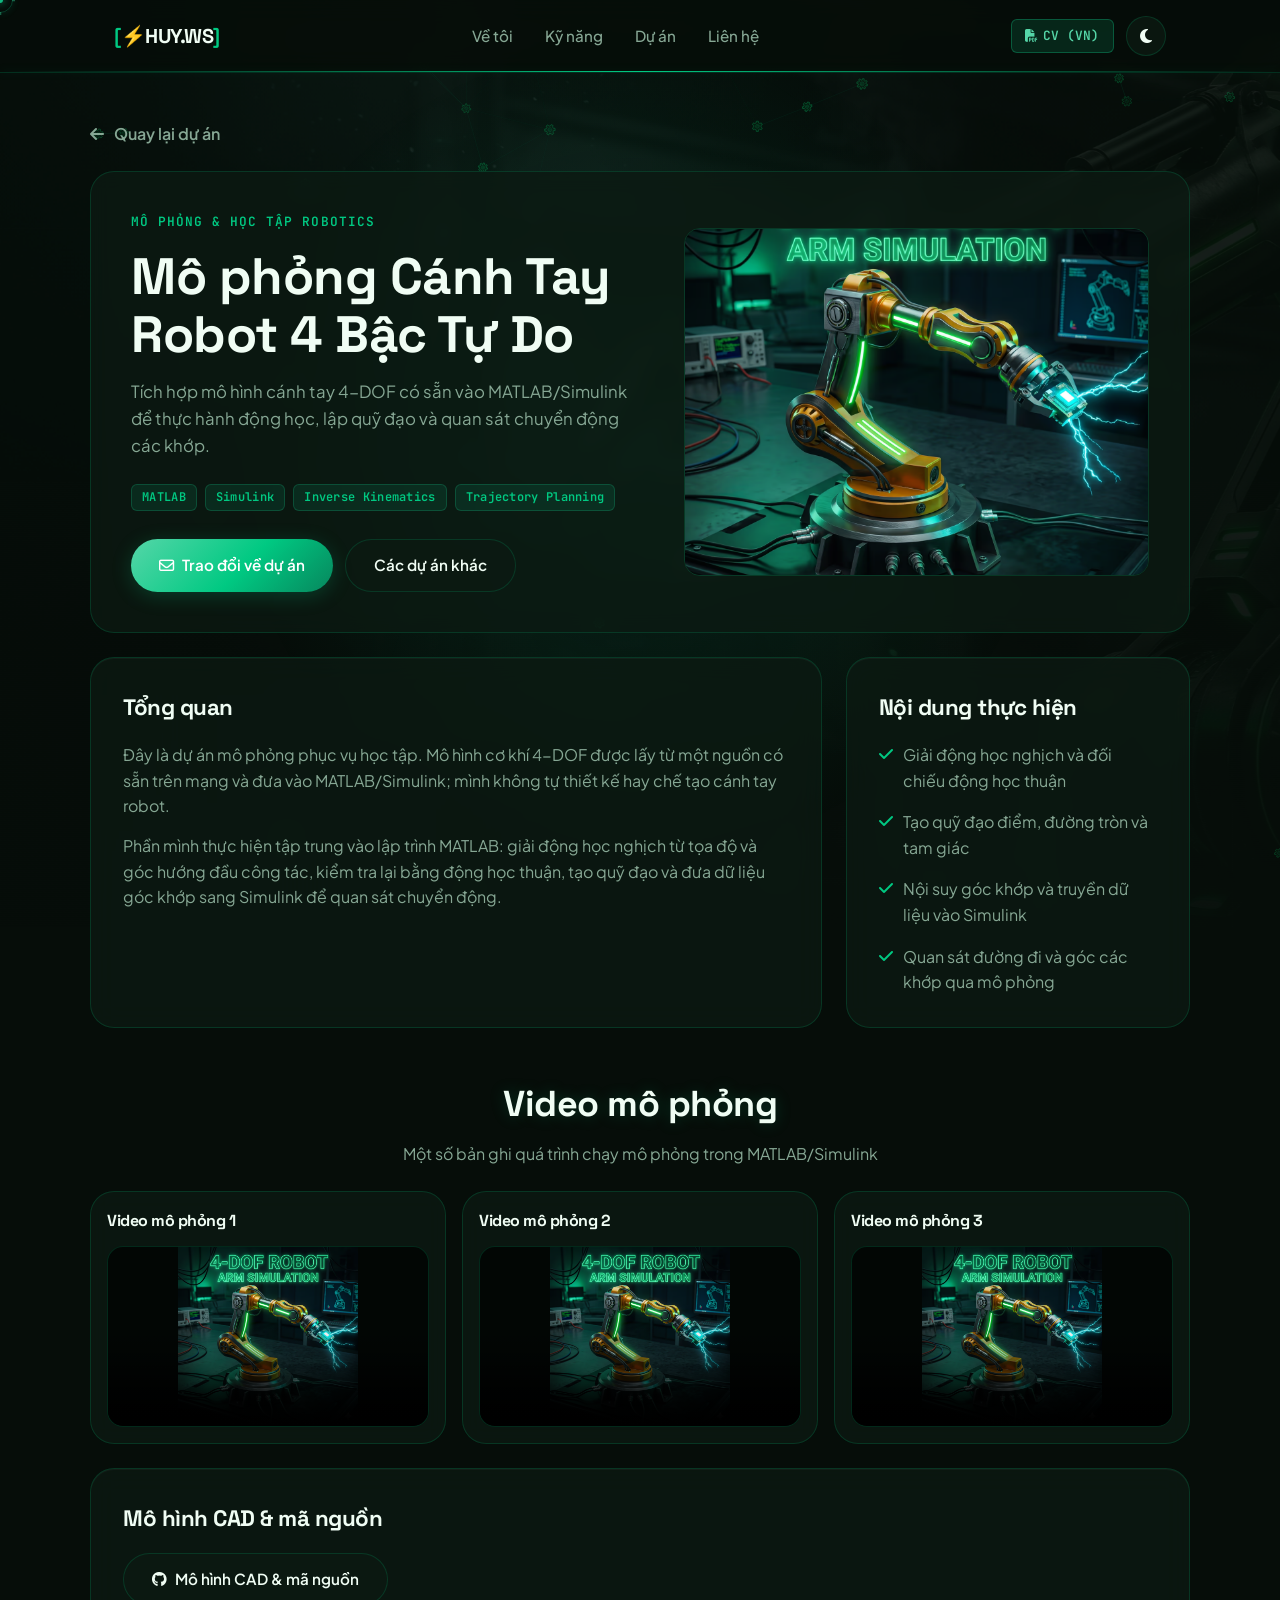
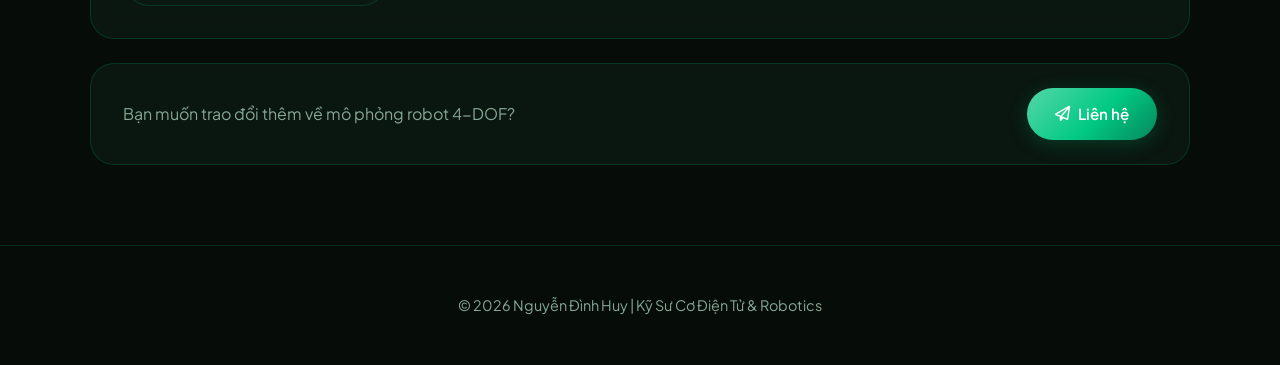
<file: project-robot-arm.html>
<!DOCTYPE html>
<html lang="vi">

<head>
    <meta charset="UTF-8">
    <meta name="viewport" content="width=device-width, initial-scale=1.0">
    <meta name="description"
        content="Mô phỏng cánh tay robot 4 bậc tự do trên MATLAB/Simulink để học động học nghịch và lập quỹ đạo.">
    <title>Mô phỏng Cánh Tay Robot 4-DOF | Nguyễn Đình Huy</title>
    <link rel="preconnect" href="https://fonts.googleapis.com">
    <link rel="preconnect" href="https://fonts.gstatic.com" crossorigin>
    <link
        href="https://fonts.googleapis.com/css2?family=JetBrains+Mono:wght@400;500;600;700&family=Plus+Jakarta+Sans:wght@300;400;500;600;700&family=Space+Grotesk:wght@400;500;600;700&display=swap"
        rel="stylesheet">
    <link rel="stylesheet" href="https://cdnjs.cloudflare.com/ajax/libs/font-awesome/6.4.0/css/all.min.css">
    <link rel="stylesheet" href="style.css">
</head>

<body>
    <div class="cyber-cursor-dot" id="cursorDot"></div>
    <div class="cyber-cursor-ring" id="cursorRing">
        <span class="notch notch-t"></span>
        <span class="notch notch-b"></span>
        <span class="notch notch-l"></span>
        <span class="notch notch-r"></span>
    </div>
    <div class="site-bg" id="siteBg"></div>
    <div class="bg-spotlight" id="bgSpotlight"></div>
    <canvas id="techCanvas" class="tech-canvas"></canvas>

    <header class="navbar">
        <div class="nav-container">
            <a href="index.html" class="logo"><span class="logo-accent">[⚡</span>HUY.WS<span
                    class="logo-accent">]</span></a>
            <nav class="nav-links" id="navLinks">
                <a href="index.html#about" class="nav-item">Về tôi</a>
                <a href="index.html#skills" class="nav-item">Kỹ năng</a>
                <a href="index.html#projects" class="nav-item">Dự án</a>
                <a href="index.html#contact" class="nav-item">Liên hệ</a>
            </nav>
            <div class="nav-actions">
                <div class="cv-nav-links">
                    <a href="Personal%20Information/CV_Vietnamese_version.pdf" target="_blank" rel="noopener"
                        class="nav-cv-btn"><i class="fa-solid fa-file-pdf"></i> CV (VN)</a>
                </div>
                <button id="themeToggle" class="icon-btn" type="button" title="Chuyển chế độ sáng/tối"
                    aria-label="Chuyển chế độ sáng/tối"><i class="fa-solid fa-moon"></i></button>
                <button id="mobileMenuBtn" class="mobile-toggle icon-btn" type="button" aria-label="Menu">
                    <i class="fa-solid fa-bars"></i>
                </button>
            </div>
        </div>
    </header>

    <main class="project-detail-section">
        <div class="project-detail-container">
            <div class="project-breadcrumb">
                <a class="project-back-link" href="index.html#projects">
                    <i class="fa-solid fa-arrow-left"></i> Quay lại dự án
                </a>
            </div>

            <section class="project-detail-hero" aria-labelledby="projectTitle">
                <div class="project-detail-copy">
                    <p class="project-detail-eyebrow">Mô phỏng &amp; học tập Robotics</p>
                    <h1 class="project-detail-title" id="projectTitle">Mô phỏng Cánh Tay Robot 4 Bậc Tự Do</h1>
                    <p class="project-detail-summary">
                        Tích hợp mô hình cánh tay 4-DOF có sẵn vào MATLAB/Simulink để thực hành động học, lập quỹ đạo
                        và quan sát chuyển động các khớp.
                    </p>
                    <div class="project-detail-tags" aria-label="Công nghệ sử dụng">
                        <span class="tag">MATLAB</span>
                        <span class="tag">Simulink</span>
                        <span class="tag">Inverse Kinematics</span>
                        <span class="tag">Trajectory Planning</span>
                    </div>
                    <div class="project-detail-actions">
                        <a class="btn btn-primary"
                            href="mailto:dinhhuy76.mechatronics@gmail.com?subject=Trao%20%C4%91%E1%BB%95i%20v%E1%BB%81%20m%C3%B4%20ph%E1%BB%8Fng%20robot%204-DOF">
                            <i class="fa-regular fa-envelope"></i> Trao đổi về dự án
                        </a>
                        <a class="btn btn-secondary" href="index.html#projects">Các dự án khác</a>
                    </div>
                </div>
                <img class="project-detail-image" src="project-assets/4dof/poster.avif"
                    alt="Khung hình mô phỏng cánh tay robot 4 bậc tự do">
            </section>

            <div class="project-detail-content">
                <section class="project-detail-card">
                    <h2>Tổng quan</h2>
                    <p>
                        Đây là dự án mô phỏng phục vụ học tập. Mô hình cơ khí 4-DOF được lấy từ một nguồn có sẵn trên
                        mạng và đưa vào MATLAB/Simulink; mình không tự thiết kế hay chế tạo cánh tay robot.
                    </p>
                    <p>
                        Phần mình thực hiện tập trung vào lập trình MATLAB: giải động học nghịch từ tọa độ và góc
                        hướng đầu công tác, kiểm tra lại bằng động học thuận, tạo quỹ đạo và đưa dữ liệu góc khớp sang
                        Simulink để quan sát chuyển động.
                    </p>
                </section>
                <aside class="project-detail-card">
                    <h2>Nội dung thực hiện</h2>
                    <ul class="project-detail-list">
                        <li><i class="fa-solid fa-check"></i><span>Giải động học nghịch và đối chiếu động học thuận</span></li>
                        <li><i class="fa-solid fa-check"></i><span>Tạo quỹ đạo điểm, đường tròn và tam giác</span></li>
                        <li><i class="fa-solid fa-check"></i><span>Nội suy góc khớp và truyền dữ liệu vào Simulink</span></li>
                        <li><i class="fa-solid fa-check"></i><span>Quan sát đường đi và góc các khớp qua mô phỏng</span></li>
                    </ul>
                </aside>
            </div>

            <section class="project-media-section" aria-labelledby="simulationVideosTitle">
                <div class="section-header">
                    <h2 class="section-title neon-text" id="simulationVideosTitle">Video mô phỏng</h2>
                    <p class="section-desc">Một số bản ghi quá trình chạy mô phỏng trong MATLAB/Simulink</p>
                </div>
                <div class="project-media-grid">
                    <article class="project-media-card cyber-glass">
                        <h3>Video mô phỏng 1</h3>
                        <video controls preload="none" playsinline poster="project-assets/4dof/poster.avif"
                            aria-label="Video mô phỏng cánh tay robot 4 bậc tự do, bản ghi 1">
                            <source src="project-assets/4dof/simulation-1.mp4" type="video/mp4">
                            Trình duyệt của bạn không hỗ trợ phát video.
                        </video>
                    </article>
                    <article class="project-media-card cyber-glass">
                        <h3>Video mô phỏng 2</h3>
                        <video controls preload="none" playsinline poster="project-assets/4dof/poster.avif"
                            aria-label="Video mô phỏng cánh tay robot 4 bậc tự do, bản ghi 2">
                            <source src="project-assets/4dof/simulation-2.mp4" type="video/mp4">
                            Trình duyệt của bạn không hỗ trợ phát video.
                        </video>
                    </article>
                    <article class="project-media-card cyber-glass">
                        <h3>Video mô phỏng 3</h3>
                        <video controls preload="none" playsinline poster="project-assets/4dof/poster.avif"
                            aria-label="Video mô phỏng cánh tay robot 4 bậc tự do, bản ghi 3">
                            <source src="project-assets/4dof/simulation-3.mp4" type="video/mp4">
                            Trình duyệt của bạn không hỗ trợ phát video.
                        </video>
                    </article>
                </div>
            </section>

            <section class="project-detail-card project-files-section">
                <h2>Mô hình CAD &amp; mã nguồn</h2>
                <a class="btn btn-secondary" href="https://github.com/" target="_blank" rel="noopener noreferrer">
                    <i class="fa-brands fa-github"></i> Mô hình CAD &amp; mã nguồn
                </a>
            </section>

            <section class="project-detail-footer">
                <p>Bạn muốn trao đổi thêm về mô phỏng robot 4-DOF?</p>
                <a class="btn btn-primary" href="mailto:dinhhuy76.mechatronics@gmail.com">
                    <i class="fa-regular fa-paper-plane"></i> Liên hệ
                </a>
            </section>
        </div>
    </main>

    <footer class="footer">
        <p>© <span id="year"></span> Nguyễn Đình Huy | Kỹ Sư Cơ Điện Tử & Robotics</p>
    </footer>
    <div id="toast" class="toast"></div>
    <script src="script.js"></script>
</body>

</html>
</file>
<file: style.css>
:root {
    --bg-color: #060d09;
    --bg-secondary: #0a1610;
    --card-bg: rgba(12, 26, 18, 0.78);
    --card-border: rgba(0, 201, 130, 0.18);
    --card-border-hover: rgba(0, 201, 130, 0.5);
    --text-primary: #f0fdf4;
    --text-secondary: #86a794;
    --accent: #00c982;
    --accent-hover: #55d6a8;
    --accent-glow: rgba(0, 201, 130, 0.22);
    --accent-gradient: linear-gradient(135deg, #55d6a8 0%, #00c982 55%, #07875d 100%);
    --accent-cyber: linear-gradient(135deg, #55d6a8 0%, #00c982 55%, #07875d 100%);
    --blob-1: rgba(16, 185, 129, 0.16);
    --blob-2: rgba(5, 150, 105, 0.14);
    --nav-bg: rgba(6, 13, 9, 0.88);
    --radius-sm: 8px;
    --radius-md: 16px;
    --radius-lg: 24px;
    --transition: all 0.3s cubic-bezier(0.4, 0, 0.2, 1);
}

[data-theme="light"] {
    --bg-color: #f1f8f4;
    --bg-secondary: #e5f1ea;
    --card-bg: rgba(255, 255, 255, 0.88);
    --card-border: rgba(16, 185, 129, 0.2);
    --card-border-hover: rgba(5, 150, 105, 0.5);
    --text-primary: #062b1b;
    --text-secondary: #3b6351;
    --accent: #059669;
    --accent-hover: #047857;
    --accent-glow: rgba(5, 150, 105, 0.25);
    --accent-gradient: linear-gradient(135deg, #059669 0%, #10b981 50%, #047857 100%);
    --accent-cyber: linear-gradient(135deg, #059669 0%, #0d9488 50%, #0284c7 100%);
    --blob-1: rgba(16, 185, 129, 0.15);
    --blob-2: rgba(52, 211, 153, 0.12);
    --nav-bg: rgba(241, 248, 244, 0.9);
}

* {
    margin: 0;
    padding: 0;
    box-sizing: border-box;
}

html {
    scroll-behavior: smooth;
    font-family: 'Plus Jakarta Sans', -apple-system, BlinkMacSystemFont, sans-serif;
}

h1, h2, h3, h4, .hero-title, .section-title, .logo, .avatar-name, .project-title {
    font-family: 'Space Grotesk', -apple-system, BlinkMacSystemFont, sans-serif;
    letter-spacing: -0.5px;
}

body {
    background-color: var(--bg-color);
    color: var(--text-primary);
    min-height: 100vh;
    line-height: 1.6;
    overflow-x: hidden;
    position: relative;
    transition: background-color 0.4s ease, color 0.4s ease;
}

/* Immersive High-Tech Background Image with Parallax */
.site-bg {
    position: fixed;
    top: 0;
    left: 0;
    width: 100%;
    height: 100%;
    background-image: url('Personal%20Information/Background.png');
    background-position: center center;
    background-size: cover;
    background-repeat: no-repeat;
    z-index: -3;
    pointer-events: none;
    transform: scale(1.06) translate(var(--bg-x, 0px), var(--bg-y, 0px));
    transition: transform 0.15s cubic-bezier(0.25, 0.46, 0.45, 0.94);
    will-change: transform;
}

.site-bg::after {
    content: "";
    position: absolute;
    inset: 0;
    /* Làm sáng nhẹ hơn một chút, giữ độ sâu công nghệ */
    background: 
        radial-gradient(circle at center, rgba(6, 13, 9, 0.44) 0%, rgba(6, 13, 9, 0.78) 85%),
        linear-gradient(180deg, rgba(6, 13, 9, 0.54) 0%, rgba(6, 13, 9, 0.70) 50%, rgba(6, 13, 9, 0.88) 100%);
}

[data-theme="light"] .site-bg::after {
    background: 
        radial-gradient(circle at center, rgba(241, 248, 244, 0.65) 0%, rgba(241, 248, 244, 0.88) 85%),
        linear-gradient(180deg, rgba(241, 248, 244, 0.7) 0%, rgba(241, 248, 244, 0.82) 50%, rgba(241, 248, 244, 0.94) 100%);
}

/* Mouse Spotlight Flashlight */
.bg-spotlight {
    position: fixed;
    top: 0;
    left: 0;
    width: 100%;
    height: 100%;
    pointer-events: none;
    z-index: -2;
    background: radial-gradient(
        circle 550px at var(--mouse-x, 50%) var(--mouse-y, 50%),
        rgba(16, 185, 129, 0.14),
        transparent 75%
    );
    transition: opacity 0.3s ease;
}

/* Interactive Particle Canvas */
.tech-canvas {
    position: fixed;
    top: 0;
    left: 0;
    width: 100%;
    height: 100%;
    z-index: -1;
    pointer-events: none;
}

/* Custom Futuristic Cyber Cursor (Nhỏ gọn, mờ dịu và tinh tế) */
.cyber-cursor-dot {
    position: fixed;
    top: 0;
    left: 0;
    width: 6px;
    height: 6px;
    background: #10b981;
    border-radius: 50%;
    pointer-events: none;
    z-index: 9999;
    box-shadow: 0 0 8px #10b981;
    transform: translate(-50%, -50%);
    transition: width 0.2s, height 0.2s, background-color 0.2s;
}

.cyber-cursor-ring {
    position: fixed;
    top: 0;
    left: 0;
    width: 26px;
    height: 26px;
    border: 1px solid rgba(16, 185, 129, 0.38);
    opacity: 0.75;
    border-radius: 50%;
    pointer-events: none;
    z-index: 9998;
    transform: translate(-50%, -50%);
    transition: width 0.25s cubic-bezier(0.175, 0.885, 0.32, 1.275), 
                height 0.25s cubic-bezier(0.175, 0.885, 0.32, 1.275), 
                border-color 0.2s, 
                background-color 0.2s, 
                opacity 0.2s,
                border-radius 0.2s;
    box-shadow: 0 0 8px rgba(16, 185, 129, 0.18);
}

.notch {
    position: absolute;
    background: rgba(52, 211, 153, 0.55);
    pointer-events: none;
    transition: all 0.2s ease;
}
.notch-t { top: -3px; left: 50%; transform: translateX(-50%); width: 1.5px; height: 3px; }
.notch-b { bottom: -3px; left: 50%; transform: translateX(-50%); width: 1.5px; height: 3px; }
.notch-l { left: -3px; top: 50%; transform: translateY(-50%); width: 3px; height: 1.5px; }
.notch-r { right: -3px; top: 50%; transform: translateY(-50%); width: 3px; height: 1.5px; }

.cyber-cursor-ring.hovering {
    width: 44px;
    height: 44px;
    border-radius: 8px;
    border-color: rgba(52, 211, 153, 0.65);
    background-color: rgba(16, 185, 129, 0.08);
    box-shadow: 0 0 16px rgba(52, 211, 153, 0.3);
    opacity: 0.95;
}
.cyber-cursor-dot.hovering {
    width: 8px;
    height: 8px;
    background: #34d399;
    box-shadow: 0 0 12px #34d399;
}

.cyber-cursor-ring.clicking {
    transform: translate(-50%, -50%) scale(0.75);
    border-color: #00f59b;
    background-color: rgba(0, 245, 155, 0.2);
}

@media (hover: none) and (pointer: coarse) {
    .cyber-cursor-dot, .cyber-cursor-ring {
        display: none !important;
    }
}

/* Tech Accent Font */
.tech-font {
    font-family: 'JetBrains Mono', 'Fira Code', monospace;
}

/* Utilities */
.gradient-text {
    background: var(--accent-gradient);
    -webkit-background-clip: text;
    -webkit-text-fill-color: transparent;
    display: inline-block;
}

/* Navbar */
.navbar {
    position: sticky;
    top: 0;
    z-index: 100;
    backdrop-filter: blur(12px);
    -webkit-backdrop-filter: blur(12px);
    background-color: var(--nav-bg);
    border-bottom: 1px solid var(--card-border);
    transition: var(--transition);
}

.navbar::after {
    content: "";
    position: absolute;
    right: 0;
    bottom: 0;
    left: 0;
    height: 1px;
    background: linear-gradient(90deg, transparent, var(--accent), transparent);
    box-shadow: 0 0 10px var(--accent-glow);
}

.nav-container {
    max-width: 1100px;
    margin: 0 auto;
    padding: 1rem 1.5rem;
    display: flex;
    align-items: center;
    justify-content: space-between;
}

.logo {
    font-size: 1.25rem;
    font-weight: 800;
    color: var(--text-primary);
    text-decoration: none;
    letter-spacing: -0.5px;
}
.logo-accent {
    color: var(--accent);
}

.nav-links {
    display: flex;
    gap: 2rem;
}

.nav-item {
    text-decoration: none;
    color: var(--text-secondary);
    font-weight: 500;
    font-size: 0.95rem;
    transition: var(--transition);
    position: relative;
}

.nav-item:hover, .nav-item.active {
    color: var(--text-primary);
}

.nav-item::after {
    content: "";
    position: absolute;
    right: 0;
    bottom: -0.45rem;
    left: 0;
    height: 1px;
    background: var(--accent);
    box-shadow: 0 0 8px var(--accent-glow);
    transform: scaleX(0);
    transition: transform 0.25s ease;
}

.nav-item:hover::after,
.nav-item.active::after {
    transform: scaleX(1);
}

.nav-actions {
    display: flex;
    align-items: center;
    gap: 0.75rem;
}

.cv-nav-links {
    display: flex;
    align-items: center;
    gap: 0.5rem;
}

.nav-cv-btn {
    padding: 0.38rem 0.85rem;
    background: rgba(16, 185, 129, 0.15);
    border: 1px solid rgba(16, 185, 129, 0.35);
    color: var(--accent-hover);
    text-decoration: none;
    border-radius: 6px;
    font-size: 0.8rem;
    font-family: 'JetBrains Mono', monospace;
    font-weight: 600;
    display: inline-flex;
    align-items: center;
    gap: 5px;
    transition: var(--transition);
}

.nav-cv-btn:hover {
    background: var(--accent);
    color: #ffffff;
    box-shadow: 0 0 15px var(--accent-glow);
    transform: translateY(-2px);
}

.nav-cv-btn.outline {
    background: rgba(0, 201, 130, 0.08);
    border-color: rgba(0, 201, 130, 0.34);
    color: var(--accent-hover);
}

.nav-cv-btn.outline:hover {
    border-color: var(--accent);
    color: var(--text-primary);
}

.icon-btn {
    background: var(--card-bg);
    border: 1px solid var(--card-border);
    color: var(--text-primary);
    width: 40px;
    height: 40px;
    border-radius: 50%;
    cursor: pointer;
    display: flex;
    align-items: center;
    justify-content: center;
    font-size: 1rem;
    transition: var(--transition);
}

.icon-btn:hover {
    transform: translateY(-2px);
    border-color: var(--accent);
    color: var(--accent);
}

.mobile-toggle {
    display: none;
}

/* Hero Section */
.hero-section {
    padding: 6rem 1.5rem 4rem;
}

.hero-split {
    max-width: 1200px;
    margin: 0 auto;
    display: grid;
    grid-template-columns: 1.15fr 0.85fr;
    gap: 3.5rem;
    align-items: center;
    text-align: left;
}

.hero-container {
    max-width: 650px;
}

.hero-split .hero-cta {
    justify-content: flex-start;
}

.hero-split .social-links {
    justify-content: flex-start;
}

@media (max-width: 960px) {
    .hero-split {
        grid-template-columns: 1fr;
        text-align: center;
        gap: 2.5rem;
    }
    .hero-container {
        margin: 0 auto;
    }
    .hero-split .hero-cta,
    .hero-split .social-links {
        justify-content: center;
    }
}

/* Futuristic Robotic Arm HUD Terminal in Hero */
.hud-terminal {
    background: rgba(10, 24, 16, 0.8);
    border: 1px solid rgba(16, 185, 129, 0.25);
    border-radius: var(--radius-lg);
    padding: 1.75rem;
    backdrop-filter: blur(14px);
    box-shadow: 0 10px 35px rgba(0, 0, 0, 0.4), 0 0 20px rgba(16, 185, 129, 0.15);
    position: relative;
    overflow: hidden;
    transition: var(--transition);
}

.hud-terminal::before {
    content: "";
    position: absolute;
    top: 0;
    left: 0;
    right: 0;
    height: 2px;
    background: var(--accent-cyber);
}

.hud-header {
    display: flex;
    align-items: center;
    justify-content: space-between;
    padding-bottom: 0.85rem;
    margin-bottom: 1.1rem;
    border-bottom: 1px solid rgba(16, 185, 129, 0.15);
    font-family: 'JetBrains Mono', monospace;
    font-size: 0.78rem;
    color: var(--accent);
}

.hud-title-tag {
    display: flex;
    align-items: center;
    gap: 8px;
    font-weight: 700;
    letter-spacing: 0.5px;
}

.hud-pulse {
    width: 8px;
    height: 8px;
    border-radius: 50%;
    background: #00f59b;
    box-shadow: 0 0 8px #00f59b;
    animation: pulse 1.5s infinite;
}

.hud-body {
    display: flex;
    flex-direction: column;
    gap: 0.9rem;
}

.hud-metric-row {
    display: flex;
    flex-direction: column;
    gap: 0.3rem;
}

.hud-label {
    font-family: 'JetBrains Mono', monospace;
    font-size: 0.72rem;
    color: var(--text-secondary);
    text-transform: uppercase;
    letter-spacing: 0.5px;
}

.hud-val-box {
    background: rgba(6, 13, 9, 0.65);
    border: 1px solid rgba(16, 185, 129, 0.2);
    border-radius: var(--radius-sm);
    padding: 0.6rem 0.85rem;
    font-family: 'JetBrains Mono', monospace;
    font-size: 0.85rem;
    color: #f0fdf4;
    display: flex;
    align-items: center;
    justify-content: space-between;
}

.hud-val-box.highlight {
    border-color: rgba(52, 211, 153, 0.45);
    color: #34d399;
}

.hud-action-row {
    margin-top: 0.5rem;
    display: flex;
    flex-direction: column;
    gap: 0.65rem;
}

.hud-btn {
    background: rgba(0, 201, 130, 0.12);
    border: 1px solid var(--accent);
    color: #ffffff;
    padding: 0.75rem 1.25rem;
    border-radius: 8px;
    font-family: 'JetBrains Mono', monospace;
    font-size: 0.85rem;
    font-weight: 600;
    cursor: pointer;
    display: flex;
    align-items: center;
    justify-content: center;
    gap: 8px;
    transition: var(--transition);
    box-shadow: 0 4px 15px rgba(16, 185, 129, 0.2);
}

.hud-btn:hover {
    background: var(--accent);
    box-shadow: 0 6px 20px rgba(16, 185, 129, 0.45);
    transform: translateY(-2px);
}

.hud-note {
    font-family: 'JetBrains Mono', monospace;
    font-size: 0.72rem;
    color: var(--text-secondary);
    text-align: center;
}

.hero-badge {
    display: inline-flex;
    align-items: center;
    gap: 8px;
    padding: 6px 16px;
    background: var(--card-bg);
    border: 1px solid var(--card-border);
    border-radius: 100px;
    font-size: 0.85rem;
    font-family: 'JetBrains Mono', monospace;
    color: var(--text-secondary);
    margin-bottom: 1.5rem;
    letter-spacing: 0.5px;
}

.badge-dot {
    width: 8px;
    height: 8px;
    background-color: var(--accent);
    border-radius: 50%;
    box-shadow: 0 0 10px var(--accent);
    animation: pulse 2s infinite;
}

@keyframes pulse {
    0%, 100% { opacity: 1; transform: scale(1); box-shadow: 0 0 12px var(--accent); }
    50% { opacity: 0.5; transform: scale(0.8); box-shadow: 0 0 4px var(--accent); }
}

.hero-title {
    font-size: 3rem;
    font-weight: 800;
    line-height: 1.2;
    margin-bottom: 1.25rem;
    letter-spacing: -1px;
}

.hero-subtitle {
    font-size: 1.15rem;
    color: var(--text-secondary);
    max-width: 600px;
    margin: 0 auto 2.5rem;
}

.hero-cta {
    display: flex;
    justify-content: center;
    gap: 1rem;
    margin-bottom: 2.5rem;
    flex-wrap: wrap;
}

.btn {
    padding: 0.85rem 1.75rem;
    border-radius: 100px;
    font-weight: 600;
    font-size: 0.95rem;
    text-decoration: none;
    display: inline-flex;
    align-items: center;
    gap: 0.5rem;
    cursor: pointer;
    transition: var(--transition);
    border: none;
}

.btn-primary {
    background: var(--accent-gradient);
    color: #ffffff;
    box-shadow: 0 4px 20px var(--accent-glow);
}

.btn-primary:hover {
    transform: translateY(-2px);
    box-shadow: 0 6px 25px rgba(16, 185, 129, 0.5);
}

.btn-cv {
    background: rgba(16, 185, 129, 0.18);
    color: var(--text-primary);
    border: 1.5px solid var(--accent);
    box-shadow: 0 4px 15px rgba(0, 201, 130, 0.16);
}

.btn-cv:hover {
    background: var(--accent);
    color: #ffffff;
    transform: translateY(-2px);
    box-shadow: 0 6px 25px var(--accent-glow);
}

.btn-secondary {
    background: var(--card-bg);
    color: var(--text-primary);
    border: 1px solid var(--card-border);
}

.btn-secondary:hover {
    border-color: var(--text-primary);
    transform: translateY(-2px);
}

.social-links {
    display: flex;
    justify-content: center;
    gap: 1.25rem;
}

.social-icon {
    color: var(--text-secondary);
    font-size: 1.35rem;
    transition: var(--transition);
}

.social-icon:hover {
    color: var(--accent);
    transform: translateY(-3px);
}

/* Sections Common */
.section {
    padding: 5rem 1.5rem;
}

.section-container {
    max-width: 1100px;
    margin: 0 auto;
}

.section-header {
    text-align: center;
    margin-bottom: 3.5rem;
}

.section-title {
    font-size: 2.25rem;
    font-weight: 800;
    letter-spacing: -0.5px;
    margin-bottom: 0.5rem;
}

.section-desc {
    color: var(--text-secondary);
    font-size: 1rem;
}

/* About Grid */
.about-grid {
    display: grid;
    grid-template-columns: 1fr 2fr;
    gap: 2rem;
}

.about-card {
    background: var(--card-bg);
    border: 1px solid var(--card-border);
    border-radius: var(--radius-lg);
    padding: 2.5rem;
    backdrop-filter: blur(10px);
}

.avatar-card {
    text-align: center;
    display: flex;
    flex-direction: column;
    align-items: center;
    justify-content: center;
}

.avatar-wrapper {
    position: relative;
    width: 150px;
    height: 150px;
    border-radius: 50%;
    padding: 4px;
    background: var(--accent-gradient);
    margin-bottom: 1.25rem;
    box-shadow: 0 0 25px rgba(16, 185, 129, 0.35);
    transition: transform 0.4s ease, box-shadow 0.4s ease;
}

.avatar-wrapper:hover {
    transform: scale(1.05);
    box-shadow: 0 0 40px rgba(16, 185, 129, 0.6);
}

.avatar-img {
    width: 100%;
    height: 100%;
    border-radius: 50%;
    object-fit: cover;
    display: block;
}

.avatar-glow-ring {
    position: absolute;
    inset: -6px;
    border-radius: 50%;
    border: 1.5px dashed rgba(52, 211, 153, 0.55);
    animation: rotateRing 15s linear infinite;
    pointer-events: none;
}

@keyframes rotateRing {
    from { transform: rotate(0deg); }
    to { transform: rotate(360deg); }
}

.avatar-name {
    font-size: 1.35rem;
    font-weight: 700;
    margin-bottom: 0.25rem;
}

.avatar-role {
    color: var(--accent);
    font-size: 0.9rem;
    font-weight: 500;
}

.bio-card h3 {
    font-size: 1.5rem;
    margin-bottom: 1rem;
}

.bio-card p {
    color: var(--text-secondary);
    margin-bottom: 2rem;
    line-height: 1.8;
}

.stats-grid {
    display: grid;
    grid-template-columns: repeat(3, 1fr);
    gap: 1.5rem;
    border-top: 1px solid var(--card-border);
    padding-top: 1.5rem;
}

.stat-number {
    display: block;
    font-size: 1.8rem;
    font-weight: 800;
    color: var(--accent);
}

.stat-label {
    font-size: 0.85rem;
    color: var(--text-secondary);
}

/* Skills Grid */
.skills-grid {
    display: grid;
    grid-template-columns: repeat(auto-fill, minmax(280px, 1fr));
    gap: 1.5rem;
}

.skill-card {
    background: var(--card-bg);
    border: 1px solid var(--card-border);
    border-radius: var(--radius-md);
    padding: 1.75rem;
    backdrop-filter: blur(10px);
    transition: var(--transition);
    position: relative;
    overflow: hidden;
}

.skill-card::after {
    content: "";
    position: absolute;
    top: 0;
    left: 0;
    right: 0;
    height: 2px;
    background: var(--accent-gradient);
    opacity: 0;
    transition: var(--transition);
}

.skill-card:hover {
    transform: translateY(-5px);
    border-color: var(--accent);
    box-shadow: 0 10px 25px rgba(0, 0, 0, 0.3), 0 0 15px rgba(16, 185, 129, 0.15);
}

.skill-card:hover::after {
    opacity: 1;
}

.skill-icon {
    font-size: 2.2rem;
    margin-bottom: 1rem;
    display: inline-block;
}

.skill-icon.chip { color: #10b981; }
.skill-icon.cad { color: #06b6d4; }
.skill-icon.pcb { color: #34d399; }
.skill-icon.plc { color: #f59e0b; }
.skill-icon.robot { color: #10b981; }
.skill-icon.code { color: #38bdf8; }

.skill-card h4 {
    font-size: 1.15rem;
    margin-bottom: 0.5rem;
}

.skill-card p {
    color: var(--text-secondary);
    font-size: 0.9rem;
}

/* Projects Grid */
.projects-grid {
    display: grid;
    grid-template-columns: repeat(auto-fill, minmax(320px, 1fr));
    gap: 2rem;
}

.project-card {
    background: var(--card-bg);
    border: 1px solid var(--card-border);
    border-radius: var(--radius-lg);
    overflow: hidden;
    backdrop-filter: blur(10px);
    transition: var(--transition);
    display: flex;
    flex-direction: column;
    color: inherit;
    text-decoration: none;
}

.project-card:hover {
    transform: translateY(-6px);
    border-color: var(--accent);
    box-shadow: 0 12px 30px rgba(0, 0, 0, 0.4), 0 0 20px rgba(16, 185, 129, 0.2);
}

.project-card:focus-visible {
    outline: 2px solid var(--accent);
    outline-offset: 4px;
}

.project-img-box {
    width: 100%;
    height: 190px;
    overflow: hidden;
    position: relative;
}

.project-img-box::after {
    content: "";
    position: absolute;
    inset: 0;
    background: linear-gradient(180deg, transparent 60%, rgba(6, 13, 9, 0.8) 100%);
    pointer-events: none;
}

.project-img {
    width: 100%;
    height: 100%;
    object-fit: cover;
    transition: transform 0.5s ease;
}

.project-card:hover .project-img {
    transform: scale(1.05);
}

.project-info {
    padding: 1.5rem;
    display: flex;
    flex-direction: column;
    flex: 1;
}

.project-tags {
    display: flex;
    gap: 0.5rem;
    margin-bottom: 0.75rem;
    flex-wrap: wrap;
}

.tag {
    font-family: 'JetBrains Mono', monospace;
    font-size: 0.75rem;
    padding: 3px 10px;
    background: rgba(16, 185, 129, 0.12);
    color: var(--accent);
    border: 1px solid rgba(16, 185, 129, 0.25);
    border-radius: 6px;
    font-weight: 600;
    letter-spacing: 0.3px;
}

.project-title {
    font-size: 1.25rem;
    margin-bottom: 0.5rem;
}

.project-description {
    font-size: 0.9rem;
    color: var(--text-secondary);
    margin-bottom: 1.5rem;
    flex: 1;
}

.project-links {
    display: flex;
    gap: 1rem;
}

.btn-link {
    font-size: 0.85rem;
    font-weight: 600;
    color: var(--accent);
    text-decoration: none;
    display: inline-flex;
    align-items: center;
    gap: 5px;
    transition: var(--transition);
}

.btn-link.secondary {
    color: var(--text-secondary);
}

.btn-link:hover {
    color: var(--accent-hover);
    text-decoration: underline;
}

/* Project detail pages */
.project-detail-section {
    padding: 3rem 1.5rem 5rem;
}

.project-detail-container {
    max-width: 1100px;
    margin: 0 auto;
}

.project-breadcrumb {
    margin-bottom: 1.5rem;
}

.project-back-link {
    display: inline-flex;
    align-items: center;
    gap: 0.6rem;
    color: var(--text-secondary);
    text-decoration: none;
    font-weight: 600;
    transition: var(--transition);
}

.project-back-link:hover {
    color: var(--accent);
    transform: translateX(-3px);
}

.project-detail-hero {
    display: grid;
    grid-template-columns: 1.05fr 0.95fr;
    align-items: center;
    gap: 2.5rem;
    padding: 2.5rem;
    background: var(--card-bg);
    border: 1px solid var(--card-border);
    border-radius: var(--radius-lg);
    backdrop-filter: blur(10px);
}

.project-detail-copy {
    min-width: 0;
}

.project-detail-eyebrow {
    margin-bottom: 1rem;
    color: var(--accent);
    font-family: 'JetBrains Mono', monospace;
    font-size: 0.8rem;
    font-weight: 600;
    letter-spacing: 0.08em;
    text-transform: uppercase;
}

.project-detail-title {
    margin-bottom: 1rem;
    font-size: clamp(2rem, 4vw, 3.25rem);
    line-height: 1.12;
}

.project-detail-summary {
    color: var(--text-secondary);
    font-size: 1.05rem;
}

.project-detail-tags {
    display: flex;
    flex-wrap: wrap;
    gap: 0.5rem;
    margin: 1.5rem 0 1.75rem;
}

.project-detail-image {
    width: 100%;
    aspect-ratio: 4 / 3;
    display: block;
    object-fit: cover;
    border-radius: var(--radius-md);
    border: 1px solid var(--card-border);
}

.project-detail-actions {
    display: flex;
    flex-wrap: wrap;
    gap: 0.75rem;
}

.project-detail-content {
    display: grid;
    grid-template-columns: minmax(0, 1.7fr) minmax(240px, 0.8fr);
    gap: 1.5rem;
    margin-top: 1.5rem;
}

.project-media-section {
    margin-top: 3rem;
}

.project-media-section .section-header {
    margin-bottom: 1.5rem;
}

.project-media-grid {
    display: grid;
    grid-template-columns: repeat(auto-fit, minmax(min(100%, 280px), 1fr));
    gap: 1rem;
}

.project-media-card {
    min-width: 0;
    padding: 1rem;
    background: var(--card-bg);
    border: 1px solid var(--card-border);
    border-radius: var(--radius-lg);
    backdrop-filter: blur(10px);
}

.project-media-card h3 {
    margin-bottom: 0.75rem;
    font-size: 1rem;
}

.project-media-card img {
    display: block;
    width: 100%;
    height: auto;
    aspect-ratio: 4 / 3;
    object-fit: cover;
    border: 1px solid var(--card-border);
    border-radius: var(--radius-md);
}

.project-media-card figcaption {
    margin-top: 0.75rem;
    color: var(--text-secondary);
    font-size: 0.9rem;
}

.project-media-card video {
    display: block;
    width: 100%;
    aspect-ratio: 16 / 9;
    background: #020604;
    border: 1px solid var(--card-border);
    border-radius: var(--radius-md);
}

.project-video-card {
    max-width: 720px;
    margin: 0 auto;
}

.project-source-download {
    margin-top: 1.25rem;
}

.project-files-section {
    margin-top: 1.5rem;
}

.project-download-grid {
    display: flex;
    flex-wrap: wrap;
    gap: 0.75rem;
    margin-top: 1.25rem;
}

.project-source-note {
    margin-top: 1rem;
    color: var(--text-secondary);
    font-size: 0.875rem;
}

.project-detail-card {
    padding: 2rem;
    background: var(--card-bg);
    border: 1px solid var(--card-border);
    border-radius: var(--radius-lg);
    backdrop-filter: blur(10px);
}

.project-detail-card h2 {
    margin-bottom: 1rem;
    font-size: 1.4rem;
}

.project-detail-card p {
    color: var(--text-secondary);
}

.project-detail-card p + p {
    margin-top: 0.9rem;
}

.project-detail-list {
    display: grid;
    gap: 1rem;
    list-style: none;
}

.project-detail-list li {
    display: flex;
    align-items: flex-start;
    gap: 0.65rem;
    color: var(--text-secondary);
}

.project-detail-list i {
    margin-top: 0.25rem;
    color: var(--accent);
}

.project-detail-footer {
    margin-top: 1.5rem;
    padding: 1.5rem 2rem;
    display: flex;
    align-items: center;
    justify-content: space-between;
    gap: 1rem;
    background: var(--card-bg);
    border: 1px solid var(--card-border);
    border-radius: var(--radius-lg);
    backdrop-filter: blur(10px);
}

.project-detail-footer p {
    color: var(--text-secondary);
}

/* Contact Section */
.contact-box {
    display: grid;
    grid-template-columns: 1fr 1fr;
    gap: 2.5rem;
    background: var(--card-bg);
    border: 1px solid var(--card-border);
    border-radius: var(--radius-lg);
    padding: 3rem;
    backdrop-filter: blur(10px);
}

.contact-info h3 {
    font-size: 1.4rem;
    margin-bottom: 0.75rem;
}

.contact-info > p {
    color: var(--text-secondary);
    margin-bottom: 2rem;
    font-size: 0.95rem;
}

.contact-items {
    display: flex;
    flex-direction: column;
    gap: 1.25rem;
}

.contact-item {
    display: flex;
    align-items: center;
    gap: 1rem;
    cursor: pointer;
    padding: 0.75rem;
    border-radius: var(--radius-sm);
    transition: var(--transition);
}

.contact-item:hover {
    background: rgba(16, 185, 129, 0.08);
}

.item-icon {
    width: 44px;
    height: 44px;
    border-radius: 12px;
    background: rgba(16, 185, 129, 0.12);
    border: 1px solid rgba(16, 185, 129, 0.22);
    color: var(--accent);
    display: flex;
    align-items: center;
    justify-content: center;
    font-size: 1.1rem;
}

.contact-item .label {
    display: block;
    font-size: 0.8rem;
    color: var(--text-secondary);
}

.contact-item .val {
    font-weight: 600;
    font-size: 0.95rem;
}

.contact-form {
    display: flex;
    flex-direction: column;
    gap: 1.25rem;
}

.form-group {
    display: flex;
    flex-direction: column;
    gap: 0.4rem;
}

.form-group label {
    font-size: 0.85rem;
    font-weight: 600;
    color: var(--text-secondary);
}

.form-group input,
.form-group textarea {
    background: rgba(10, 24, 16, 0.65);
    border: 1px solid var(--card-border);
    border-radius: var(--radius-sm);
    padding: 0.75rem 1rem;
    color: var(--text-primary);
    font-family: inherit;
    font-size: 0.95rem;
    outline: none;
    transition: var(--transition);
}

[data-theme="light"] .form-group input,
[data-theme="light"] .form-group textarea {
    background: #ffffff;
}

.form-group input:focus,
.form-group textarea:focus {
    border-color: var(--accent);
    box-shadow: 0 0 0 3px rgba(16, 185, 129, 0.25);
}

.btn-block {
    width: 100%;
    justify-content: center;
}

/* Footer */
.footer {
    text-align: center;
    padding: 3rem 1.5rem;
    border-top: 1px solid var(--card-border);
    color: var(--text-secondary);
    font-size: 0.9rem;
}

/* Toast */
.toast {
    position: fixed;
    bottom: 2rem;
    right: 2rem;
    background: #10b981;
    color: #ffffff;
    padding: 0.75rem 1.5rem;
    border-radius: var(--radius-sm);
    font-weight: 600;
    box-shadow: 0 10px 25px rgba(0, 0, 0, 0.3);
    transform: translateY(100px);
    opacity: 0;
    transition: var(--transition);
    z-index: 1000;
}

.toast.show {
    transform: translateY(0);
    opacity: 1;
}

/* Responsive */
@media (max-width: 900px) {
    .about-grid, .contact-box {
        grid-template-columns: 1fr;
    }

    .project-detail-content {
        grid-template-columns: 1fr;
    }
}

@media (max-width: 768px) {
    .nav-links {
        display: none;
        position: absolute;
        top: 100%;
        left: 0;
        right: 0;
        background-color: var(--nav-bg);
        flex-direction: column;
        padding: 1.5rem;
        border-bottom: 1px solid var(--card-border);
    }
    
    .nav-links.active {
        display: flex;
    }

    .mobile-toggle {
        display: flex;
    }

    .hero-title {
        font-size: 2.25rem;
    }

    .project-detail-hero {
        grid-template-columns: 1fr;
        padding: 1.5rem;
    }

    .project-detail-image {
        grid-row: 1;
    }

    .project-detail-footer {
        align-items: flex-start;
        flex-direction: column;
    }
}

@media (max-width: 600px) {
    .cv-nav-links {
        display: none;
    }

    .contact-box {
        padding: 1.25rem;
    }

    .contact-info,
    .contact-item,
    .contact-item > div {
        min-width: 0;
    }

    .contact-item .val {
        overflow-wrap: anywhere;
    }
}

/* Hash-routed portfolio views */
[data-view][hidden] {
    display: none !important;
}

.view-enter {
    animation: viewEnter 0.35s ease both;
}

@keyframes viewEnter {
    from {
        opacity: 0;
        transform: translateY(10px);
    }
    to {
        opacity: 1;
        transform: translateY(0);
    }
}

.scanlines {
    position: fixed;
    inset: 0;
    z-index: 40;
    pointer-events: none;
    opacity: 0.08;
    background: repeating-linear-gradient(
        to bottom,
        transparent 0,
        transparent 3px,
        rgba(0, 201, 130, 0.035) 4px
    );
}

.hero-section {
    min-height: calc(100svh - 76px);
    display: grid;
    place-items: center;
    padding: 3.5rem 1.5rem;
    text-align: center;
}

.hero-container {
    width: min(100%, 900px);
    max-width: 900px;
    margin: 0 auto;
}

.hero-title {
    display: flex;
    flex-direction: column;
    align-items: center;
    gap: 0.95rem;
    margin-bottom: 0.8rem;
    font-size: clamp(2.5rem, 5.4vw, 4.5rem);
    line-height: 1;
    letter-spacing: -0.045em;
}

.hero-intro {
    display: block;
    min-height: 1.5em;
    margin-bottom: 0;
    transform: translateY(-0.2rem);
    color: var(--text-secondary);
    font-family: 'JetBrains Mono', monospace;
    font-size: clamp(0.9rem, 1.8vw, 1.15rem);
    font-weight: 500;
    letter-spacing: 0.04em;
    line-height: 1.5;
    text-shadow: none;
}

.hero-intro.is-typing::after,
.hero-name.is-typing::after,
.hero-role.is-typing::after {
    content: "";
    display: inline-block;
    width: 0.08em;
    height: 0.9em;
    margin-left: 0.12em;
    vertical-align: -0.08em;
    background: var(--accent-hover);
    animation: typewriterCaret 0.8s steps(2, start) infinite;
}

@keyframes typewriterCaret {
    to {
        visibility: hidden;
    }
}

.hero-name {
    display: block;
    min-height: 1.05em;
    color: transparent;
    line-height: 1;
    -webkit-text-stroke: 1px #00b879;
    text-shadow:
        0 0 2px rgba(0, 184, 121, 0.5),
        0 0 8px rgba(0, 184, 121, 0.22),
        0 0 16px rgba(0, 180, 190, 0.12);
    transition: text-shadow 0.25s ease;
}

.hero-name #namePrefix {
    color: rgba(210, 228, 218, 0.94);
    -webkit-text-fill-color: currentColor;
    -webkit-text-stroke: 0.65px rgba(0, 184, 121, 0.8);
}

.hero-name .name-gap {
    -webkit-text-stroke: 0;
    -webkit-text-fill-color: currentColor;
}

.hero-name .name-highlight {
    color: #3eb98a;
    -webkit-text-fill-color: currentColor;
}

.hero-name:hover {
    text-shadow:
        0 0 3px rgba(0, 184, 121, 0.65),
        0 0 10px rgba(0, 184, 121, 0.32),
        0 0 20px rgba(0, 180, 190, 0.17);
    animation: neonNamePulse 1.25s ease-in-out infinite alternate;
}

.hero-name.name-reveal {
    animation: heroNameReveal 560ms cubic-bezier(0.2, 0.8, 0.2, 1) both;
}

@keyframes heroNameReveal {
    0% {
        opacity: 0.35;
        transform: scale(0.72);
        filter: brightness(1.25);
    }
    34% {
        opacity: 1;
        transform: translateX(-2px) scale(1.06);
        filter: brightness(1.08);
    }
    43% {
        transform: translateX(2px) scale(1.03);
    }
    56% {
        transform: translateX(-1px) scale(1.01);
    }
    100% {
        opacity: 1;
        transform: scale(1);
        filter: none;
    }
}

@keyframes neonNamePulse {
    from {
        text-shadow:
            0 0 2px rgba(0, 184, 121, 0.5),
            0 0 8px rgba(0, 184, 121, 0.22),
            0 0 16px rgba(0, 180, 190, 0.12);
    }
    to {
        text-shadow:
            0 0 3px rgba(0, 184, 121, 0.65),
            0 0 10px rgba(0, 184, 121, 0.32),
            0 0 20px rgba(0, 180, 190, 0.17);
    }
}

.typewriter-ready .hero-name:not(.name-reveal) {
    transform: scale(0.92);
}

.hero-title .gradient-text {
    padding-right: 0.08em;
    margin-right: -0.08em;
}

.hero-role {
    min-height: 1.4em;
    margin-bottom: 0.7rem;
    color: var(--accent-hover);
    font-size: clamp(1.2rem, 2.5vw, 1.8rem);
    font-weight: 700;
    text-shadow: 0 0 16px var(--accent-glow);
}

.hero-subtitle {
    max-width: 740px;
    margin: 0 auto 2rem;
    font-size: clamp(1rem, 2vw, 1.2rem);
}

.hero-cta {
    margin-bottom: 2rem;
}

.section {
    min-height: calc(100svh - 76px);
    display: flex;
    align-items: center;
}

.section-container {
    width: 100%;
}

.section-title,
.bio-card h3,
.skill-card h4,
.project-title,
.contact-info h3 {
    text-shadow: 0 0 16px var(--accent-glow);
}

.about-card,
.skill-card,
.project-card,
.contact-box,
.project-detail-card {
    border-color: var(--card-border);
    background-color: var(--card-bg);
    backdrop-filter: blur(14px);
    -webkit-backdrop-filter: blur(14px);
    box-shadow: inset 0 1px 0 rgba(255, 255, 255, 0.035);
}

.about-card:hover,
.skill-card:hover,
.project-card:hover,
.project-detail-card:hover {
    border-color: var(--card-border-hover);
    box-shadow:
        0 12px 32px rgba(0, 0, 0, 0.28),
        0 0 18px var(--accent-glow),
        inset 0 0 18px rgba(0, 201, 130, 0.025);
}

.btn,
.nav-cv-btn,
.icon-btn {
    transition:
        transform 0.25s ease,
        color 0.25s ease,
        background-color 0.25s ease,
        border-color 0.25s ease,
        box-shadow 0.25s ease;
}

.btn:hover,
.btn:focus-visible,
.nav-cv-btn:hover,
.icon-btn:hover {
    box-shadow: 0 0 24px var(--accent-glow);
}

.btn-primary:hover,
.btn-primary:focus-visible {
    animation: energyPulse 1.5s ease-in-out infinite alternate;
}

@keyframes energyPulse {
    from {
        box-shadow: 0 0 12px var(--accent-glow);
    }
    to {
        box-shadow: 0 0 20px var(--accent-glow), 0 0 32px rgba(0, 201, 130, 0.1);
    }
}

@media (max-width: 600px) {
    .hero-section {
        min-height: calc(100svh - 68px);
        padding: 3rem 1.25rem;
    }

    .hero-title {
        font-size: clamp(2rem, 9.5vw, 3.25rem);
        letter-spacing: -0.04em;
    }

    .hero-cta {
        gap: 0.75rem;
    }

    .hero-cta .btn {
        justify-content: center;
        width: min(100%, 320px);
    }

    .section {
        min-height: calc(100svh - 68px);
        padding: 3.5rem 1.25rem;
    }
}

@media (prefers-reduced-motion: reduce) {
    *,
    *::before,
    *::after {
        scroll-behavior: auto !important;
        animation-duration: 0.01ms !important;
        animation-iteration-count: 1 !important;
        transition-duration: 0.01ms !important;
    }
}

.zoomable-image {
    cursor: zoom-in;
}

.zoomable-image:focus-visible {
    outline: 2px solid var(--accent);
    outline-offset: 3px;
}

.image-zoom-dialog {
    position: fixed;
    inset: 0;
    width: min(94vw, 1200px);
    max-width: none;
    max-height: 94vh;
    margin: auto;
    padding: 1rem;
    overflow: visible;
    color: var(--text-primary);
    background: var(--bg-secondary);
    border: 1px solid var(--card-border-hover);
    border-radius: var(--radius-lg);
    box-shadow: 0 0 36px var(--accent-glow);
}

.image-zoom-dialog::backdrop {
    background: rgba(0, 0, 0, 0.86);
    backdrop-filter: blur(6px);
}

.image-zoom-content {
    display: block;
    max-width: 100%;
    max-height: calc(94vh - 4.5rem);
    margin: 0 auto;
    object-fit: contain;
    border-radius: var(--radius-md);
}

.image-zoom-caption {
    margin-top: 0.75rem;
    color: var(--text-secondary);
    text-align: center;
}

.image-zoom-close {
    position: absolute;
    top: 0.5rem;
    right: 0.5rem;
    z-index: 1;
    display: grid;
    width: 2.5rem;
    height: 2.5rem;
    place-items: center;
    color: var(--text-primary);
    background: var(--bg-color);
    border: 1px solid var(--card-border-hover);
    border-radius: 50%;
    cursor: pointer;
}
</file>
